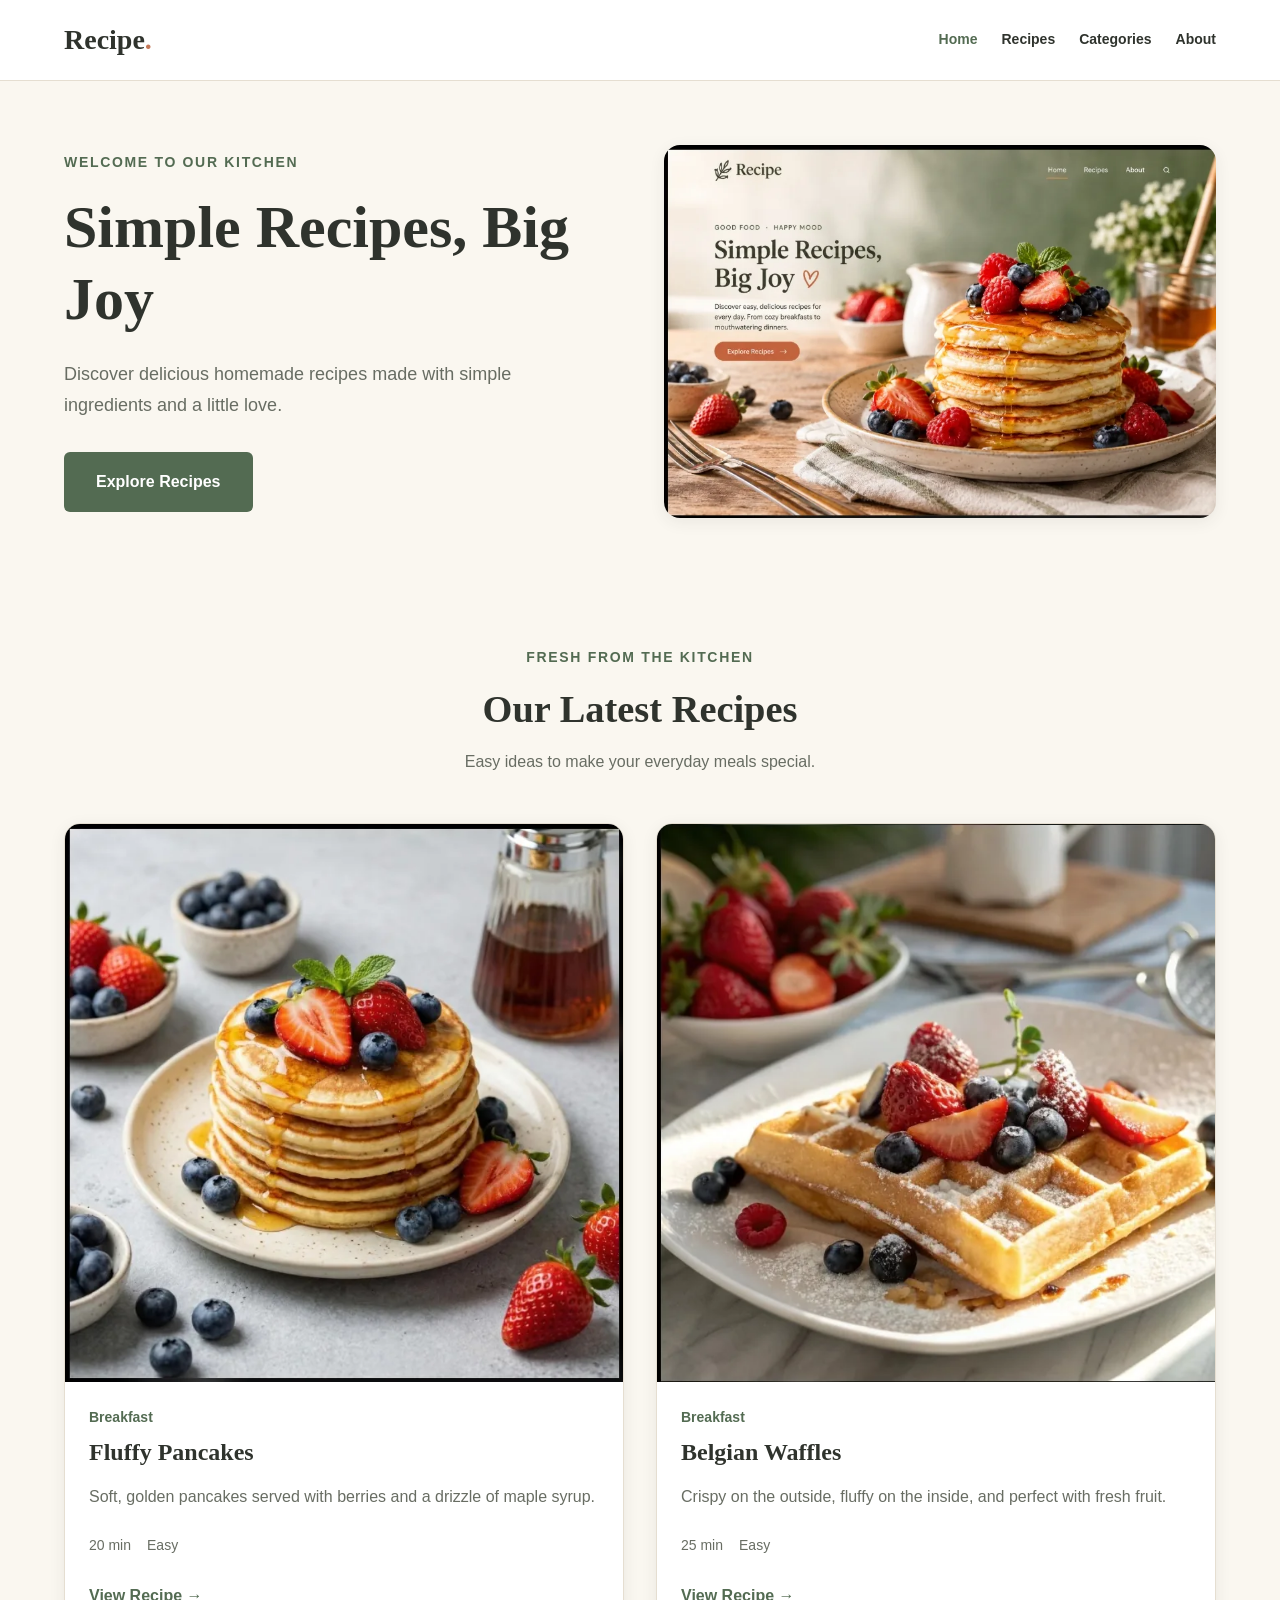
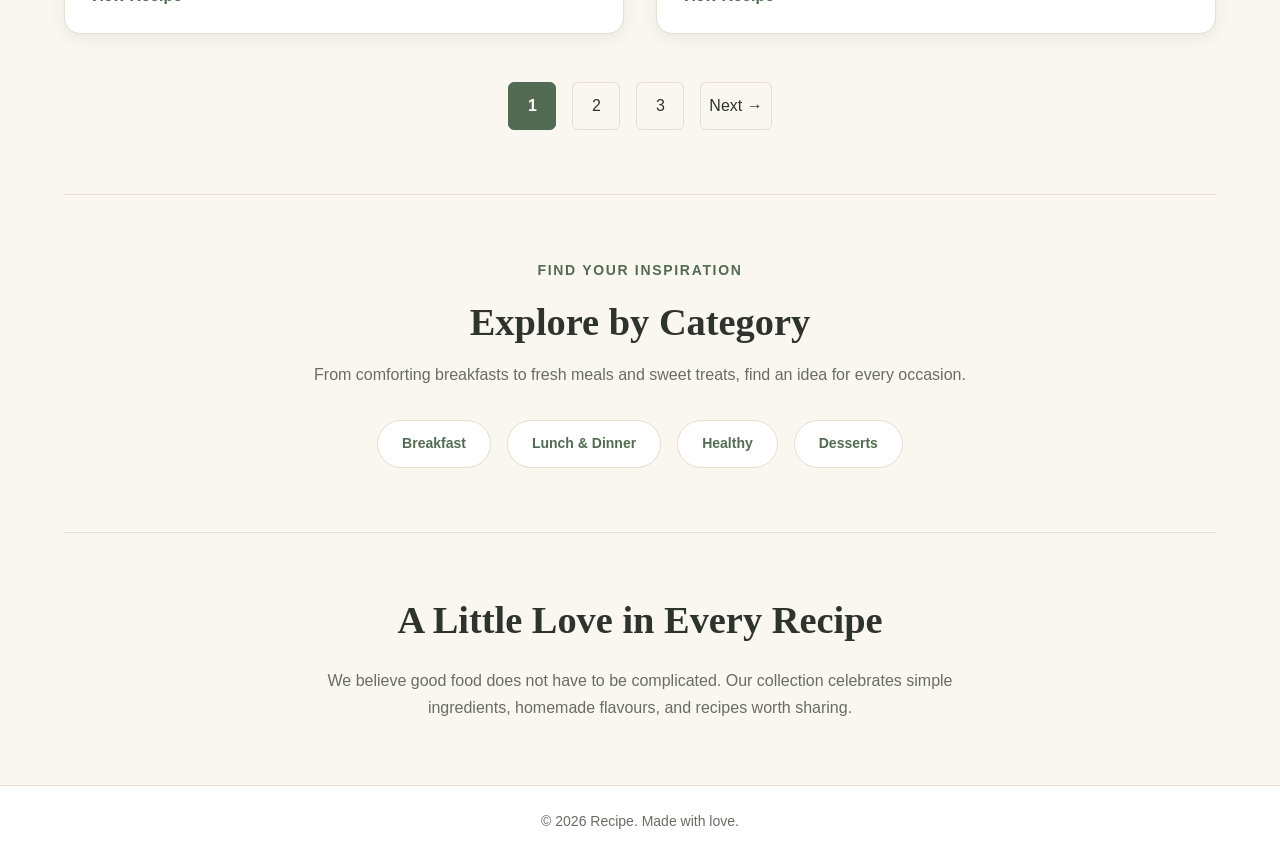
<file: index.html>
<!DOCTYPE html>
<html lang="en">
<head>
    <!-- Document metadata -->
    <meta charset="UTF-8">
    <meta name="viewport" content="width=device-width, initial-scale=1.0">
    <meta
        name="description"
        content="Discover simple, delicious recipes for everyday cooking, from fluffy pancakes to homemade waffles."
    >

    <title>Recipe | Simple Recipes, Big Joy</title>

    <!-- Main stylesheet -->
    <link rel="stylesheet" href="style.css">
</head>
<body>
    <!-- Site Header -->
    <header class="site-header">
        <div class="container">
            <a class="site-logo" href="index.html">Recipe<span>.</span></a>

            <!-- Main Navigation -->
            <nav class="main-nav" aria-label="Main navigation">
                <ul>
                    <li><a href="index.html" aria-current="page">Home</a></li>
                    <li><a href="#recipes">Recipes</a></li>
                    <li><a href="#categories">Categories</a></li>
                    <li><a href="#about">About</a></li>
                </ul>
            </nav>
        </div>
    </header>

    <!-- Main Content -->
    <main>
        <!-- Hero Section -->
        <section class="hero">
            <div class="container hero-content">
                <div class="hero-text">
                    <p class="eyebrow">WELCOME TO OUR KITCHEN</p>
                    <h1>Simple Recipes, Big Joy</h1>
                    <p>
                        Discover delicious homemade recipes made with
                        simple ingredients and a little love.
                    </p>
                    <a class="button" href="#recipes">Explore Recipes</a>
                </div>

                <div class="hero-image">
                    <img
                        src="images/hero-food.webp"
                        alt="Golden pancakes topped with fresh berries and syrup"
                        width="826"
                        height="558"
                        fetchpriority="high"
                    >
                </div>
            </div>
        </section>

        <!-- Recipe Collection -->
        <section class="recipe-section container" id="recipes">
            <div class="section-heading">
                <p class="eyebrow">FRESH FROM THE KITCHEN</p>
                <h2>Our Latest Recipes</h2>
                <p>Easy ideas to make your everyday meals special.</p>
            </div>

            <!-- Recipe Cards -->
            <div class="recipe-grid">
                <article class="recipe-card">
                    <a class="recipe-image-link" href="recipes/pancakes.html">
                        <img
                            src="images/pancakes.webp"
                            alt="Fluffy pancakes served with fresh berries"
                            width="678"
                            height="676"
                            loading="lazy"
                        >
                    </a>

                    <div class="recipe-card-content">
                        <p class="recipe-category">Breakfast</p>
                        <h3><a href="recipes/pancakes.html">Fluffy Pancakes</a></h3>
                        <p>
                            Soft, golden pancakes served with berries
                            and a drizzle of maple syrup.
                        </p>
                        <div class="recipe-meta">
                            <span>20 min</span>
                            <span>Easy</span>
                        </div>
                        <a class="text-link" href="recipes/pancakes.html">
                            View Recipe &rarr;
                        </a>
                    </div>
                </article>

                <article class="recipe-card">
                    <a class="recipe-image-link" href="recipes/waffles.html">
                        <img
                            src="images/waffles.webp"
                            alt="Golden waffles topped with strawberries and blueberries"
                            width="670"
                            height="667"
                            loading="lazy"
                        >
                    </a>

                    <div class="recipe-card-content">
                        <p class="recipe-category">Breakfast</p>
                        <h3><a href="recipes/waffles.html">Belgian Waffles</a></h3>
                        <p>
                            Crispy on the outside, fluffy on the inside,
                            and perfect with fresh fruit.
                        </p>
                        <div class="recipe-meta">
                            <span>25 min</span>
                            <span>Easy</span>
                        </div>
                        <a class="text-link" href="recipes/waffles.html">
                            View Recipe &rarr;
                        </a>
                    </div>
                </article>
            </div>

            <!-- Pagination -->
            <nav class="pagination" aria-label="Recipe pages">
                <a href="index.html" aria-current="page">1</a>
                <a href="page-2.html">2</a>
                <a href="page-3.html">3</a>
                <a href="page-2.html" aria-label="Next page">Next &rarr;</a>
            </nav>
        </section>

        <!-- Categories Section -->
        <section class="categories-section container" id="categories">
            <p class="eyebrow">FIND YOUR INSPIRATION</p>
            <h2>Explore by Category</h2>
            <p>
                From comforting breakfasts to fresh meals and sweet treats,
                find an idea for every occasion.
            </p>
            <ul class="category-list">
            <li><a href="categories/breakfast.html">Breakfast</a></li>
            <li><a href="categories/lunch-dinner.html">Lunch &amp; Dinner</a></li>
            <li><a href="categories/healthy.html">Healthy</a></li>
            <li><a href="categories/desserts.html">Desserts</a></li>
            </ul>
        </section>

        <!-- About Section -->
        <section class="about-section container" id="about">
            <h2>A Little Love in Every Recipe</h2>
            <p>
                We believe good food does not have to be complicated.
                Our collection celebrates simple ingredients,
                homemade flavours, and recipes worth sharing.
            </p>
        </section>
    </main>

    <!-- Site Footer -->
    <footer class="site-footer">
        <div class="container">
            <p>&copy; 2026 Recipe. Made with love.</p>
        </div>
    </footer>
</body>
</html>
</file>
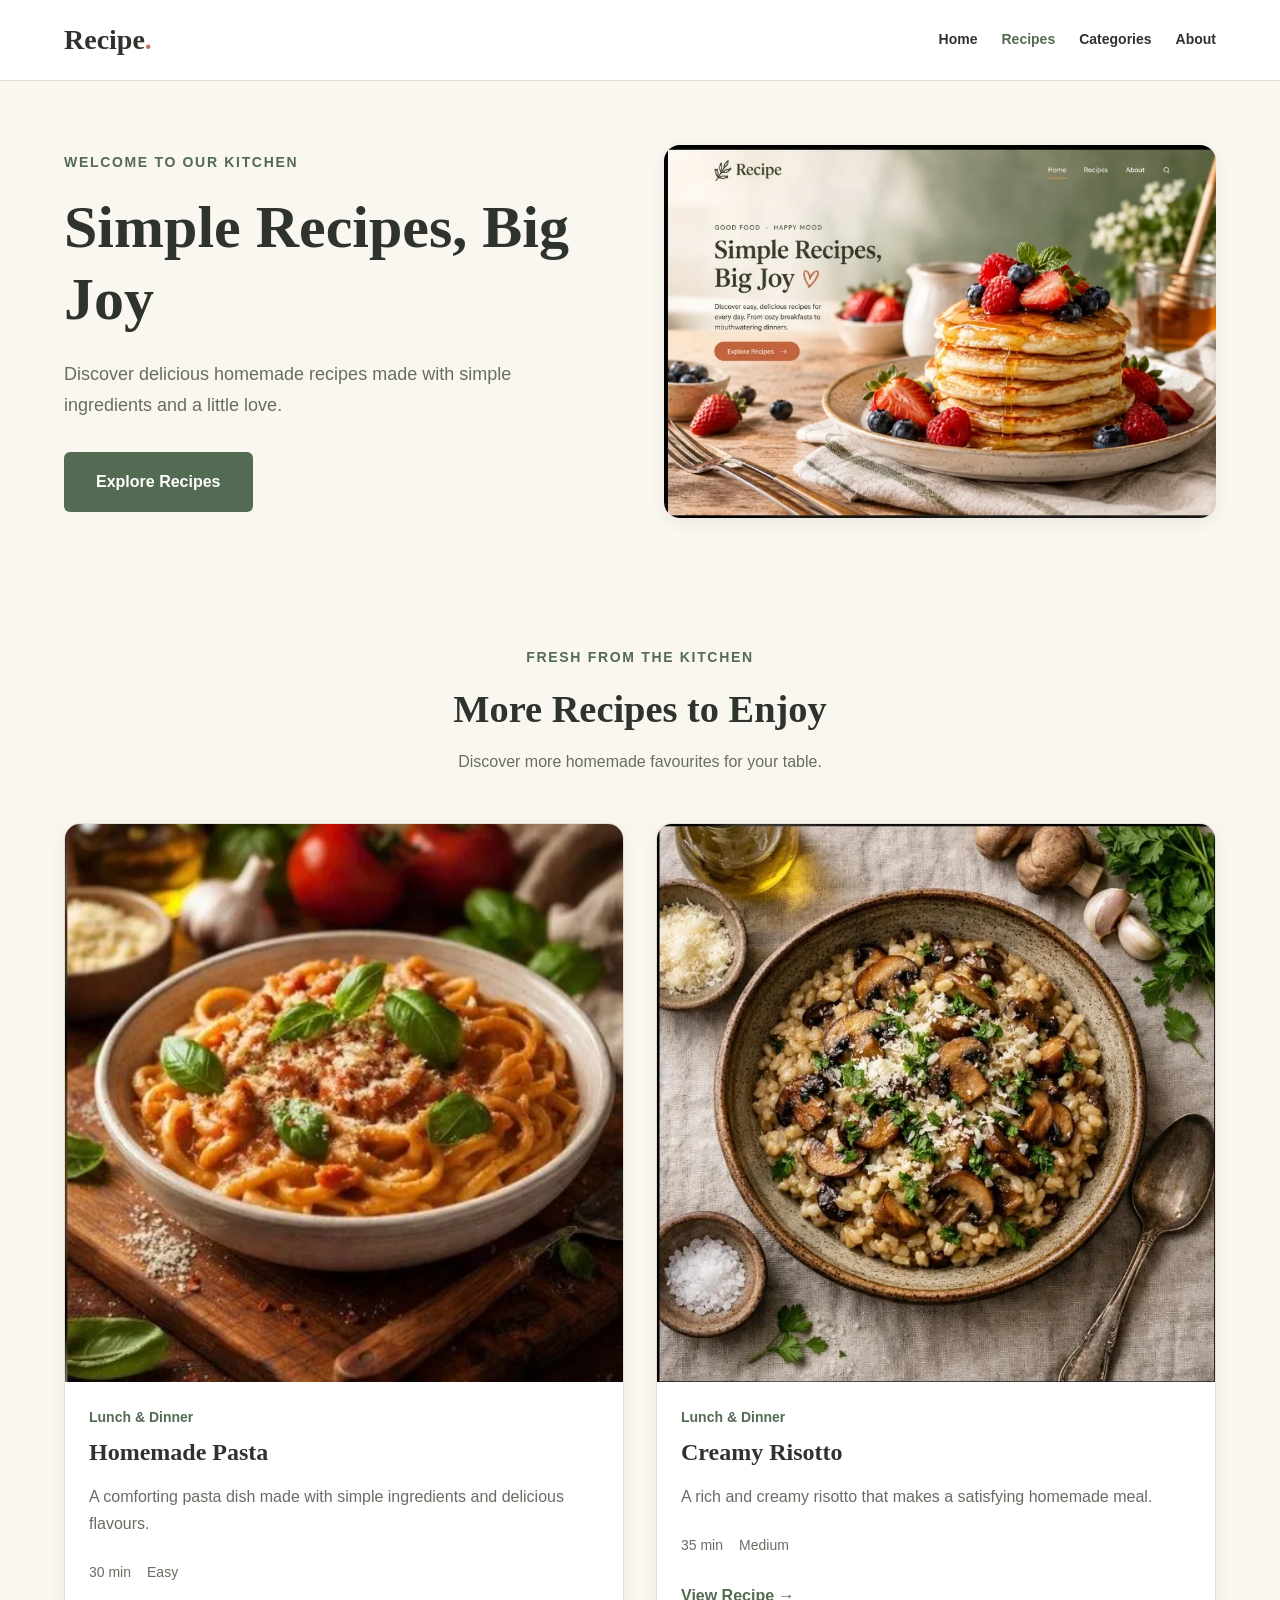
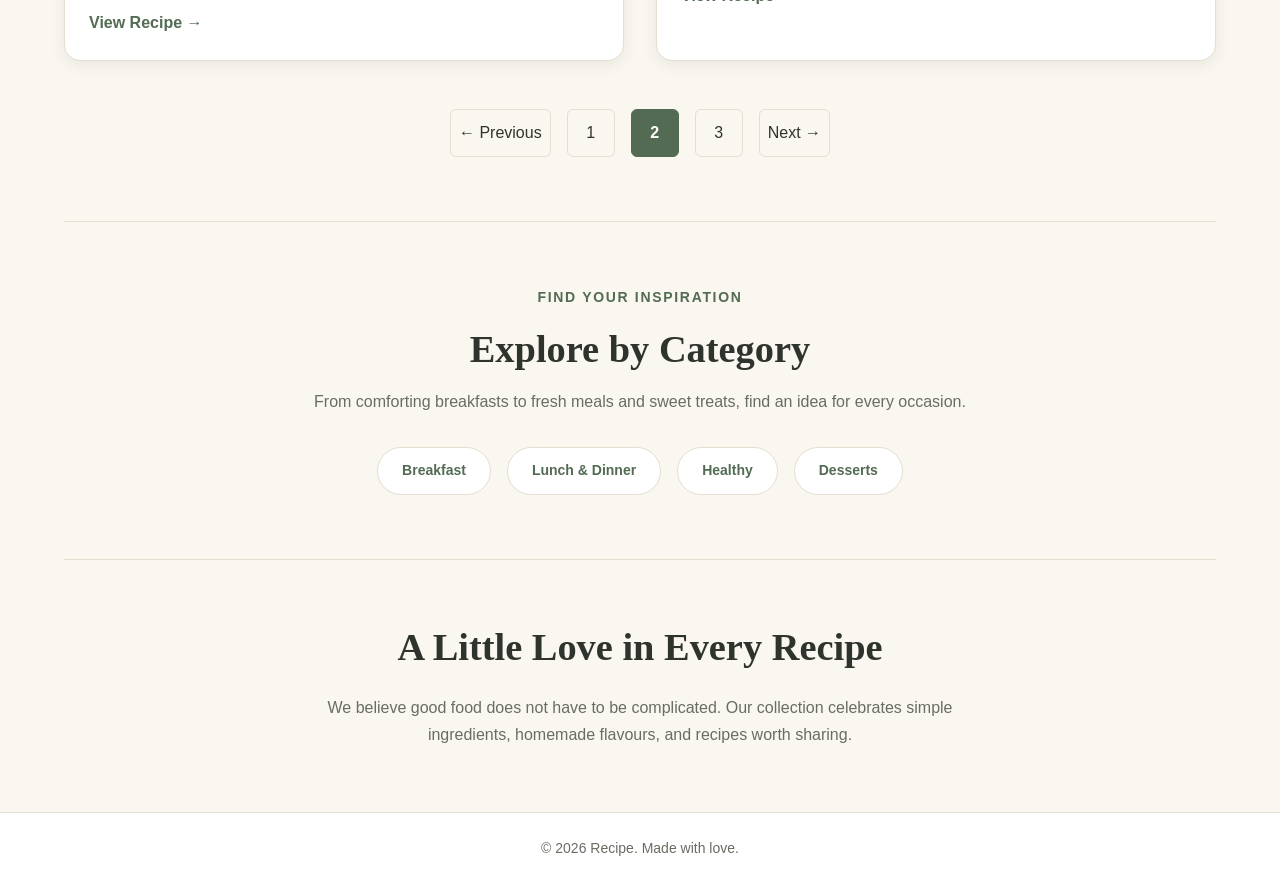
<file: page-2.html>
<!DOCTYPE html>
<html lang="en">
<head>
    <!-- Document metadata -->
    <meta charset="UTF-8">
    <meta name="viewport" content="width=device-width, initial-scale=1.0">
    <meta
        name="description"
        content="Discover delicious homemade pasta and risotto recipes for everyday cooking."
    >

    <title>Recipes — Page 2 | Recipe</title>

    <!-- Main stylesheet -->
    <link rel="stylesheet" href="style.css">
</head>
<body>
    <!-- Site Header -->
    <header class="site-header">
        <div class="container">
            <a class="site-logo" href="index.html">Recipe<span>.</span></a>

            <!-- Main Navigation -->
            <nav class="main-nav" aria-label="Main navigation">
                <ul>
                    <li><a href="index.html">Home</a></li>
                    <li><a href="#recipes" aria-current="page">Recipes</a></li>
                    <li><a href="#categories">Categories</a></li>
                    <li><a href="#about">About</a></li>
                </ul>
            </nav>
        </div>
    </header>

    <!-- Main Content -->
    <main>
        <!-- Hero Section -->
        <section class="hero">
            <div class="container hero-content">
                <div class="hero-text">
                    <p class="eyebrow">WELCOME TO OUR KITCHEN</p>
                    <h1>Simple Recipes, Big Joy</h1>
                    <p>
                        Discover delicious homemade recipes made with
                        simple ingredients and a little love.
                    </p>
                    <a class="button" href="#recipes">Explore Recipes</a>
                </div>

                <div class="hero-image">
                    <img
                        src="images/hero-food.webp"
                        alt="Golden pancakes topped with fresh berries and syrup"
                        width="826"
                        height="558"
                        fetchpriority="high"
                    >
                </div>
            </div>
        </section>

        <!-- Recipe Collection -->
        <section class="recipe-section container" id="recipes">
            <div class="section-heading">
                <p class="eyebrow">FRESH FROM THE KITCHEN</p>
                <h2>More Recipes to Enjoy</h2>
                <p>Discover more homemade favourites for your table.</p>
            </div>

            <!-- Recipe Cards -->
            <div class="recipe-grid">
                <article class="recipe-card">
                    <a class="recipe-image-link" href="recipes/pasta.html">
                        <img
                            src="images/pasta.webp"
                            alt="A delicious pasta dish ready to serve"
                            width="484"
                            height="485"
                            loading="lazy"
                        >
                    </a>

                    <div class="recipe-card-content">
                        <p class="recipe-category">Lunch &amp; Dinner</p>
                        <h3><a href="recipes/pasta.html">Homemade Pasta</a></h3>
                        <p>
                            A comforting pasta dish made with simple
                            ingredients and delicious flavours.
                        </p>
                        <div class="recipe-meta">
                            <span>30 min</span>
                            <span>Easy</span>
                        </div>
                        <a class="text-link" href="recipes/pasta.html">
                            View Recipe &rarr;
                        </a>
                    </div>
                </article>

                <article class="recipe-card">
                    <a class="recipe-image-link" href="recipes/risotto.html">
                        <img
                            src="images/risotto.webp"
                            alt="Creamy risotto served in a bowl"
                            width="669"
                            height="671"
                            loading="lazy"
                        >
                    </a>

                    <div class="recipe-card-content">
                        <p class="recipe-category">Lunch &amp; Dinner</p>
                        <h3><a href="recipes/risotto.html">Creamy Risotto</a></h3>
                        <p>
                            A rich and creamy risotto that makes
                            a satisfying homemade meal.
                        </p>
                        <div class="recipe-meta">
                            <span>35 min</span>
                            <span>Medium</span>
                        </div>
                        <a class="text-link" href="recipes/risotto.html">
                            View Recipe &rarr;
                        </a>
                    </div>
                </article>
            </div>

            <!-- Pagination -->
            <nav class="pagination" aria-label="Recipe pages">
                <a href="index.html" aria-label="Previous page">&larr; Previous</a>
                <a href="index.html">1</a>
                <a href="page-2.html" aria-current="page">2</a>
                <a href="page-3.html">3</a>
                <a href="page-3.html" aria-label="Next page">Next &rarr;</a>
            </nav>
        </section>

        <!-- Categories Section -->
        <section class="categories-section container" id="categories">
            <p class="eyebrow">FIND YOUR INSPIRATION</p>
            <h2>Explore by Category</h2>
            <p>
                From comforting breakfasts to fresh meals and sweet treats,
                find an idea for every occasion.
            </p>
            <ul class="category-list">
                <li><a href="categories/breakfast.html">Breakfast</a></li>
                <li><a href="categories/lunch-dinner.html">Lunch &amp; Dinner</a></li>
                <li><a href="categories/healthy.html">Healthy</a></li>
                <li><a href="categories/desserts.html">Desserts</a></li>
            </ul>
        </section>

        <!-- About Section -->
        <section class="about-section container" id="about">
            <h2>A Little Love in Every Recipe</h2>
            <p>
                We believe good food does not have to be complicated.
                Our collection celebrates simple ingredients,
                homemade flavours, and recipes worth sharing.
            </p>
        </section>
    </main>

    <!-- Site Footer -->
    <footer class="site-footer">
        <div class="container">
            <p>&copy; 2026 Recipe. Made with love.</p>
        </div>
    </footer>
</body>
</html>
</file>
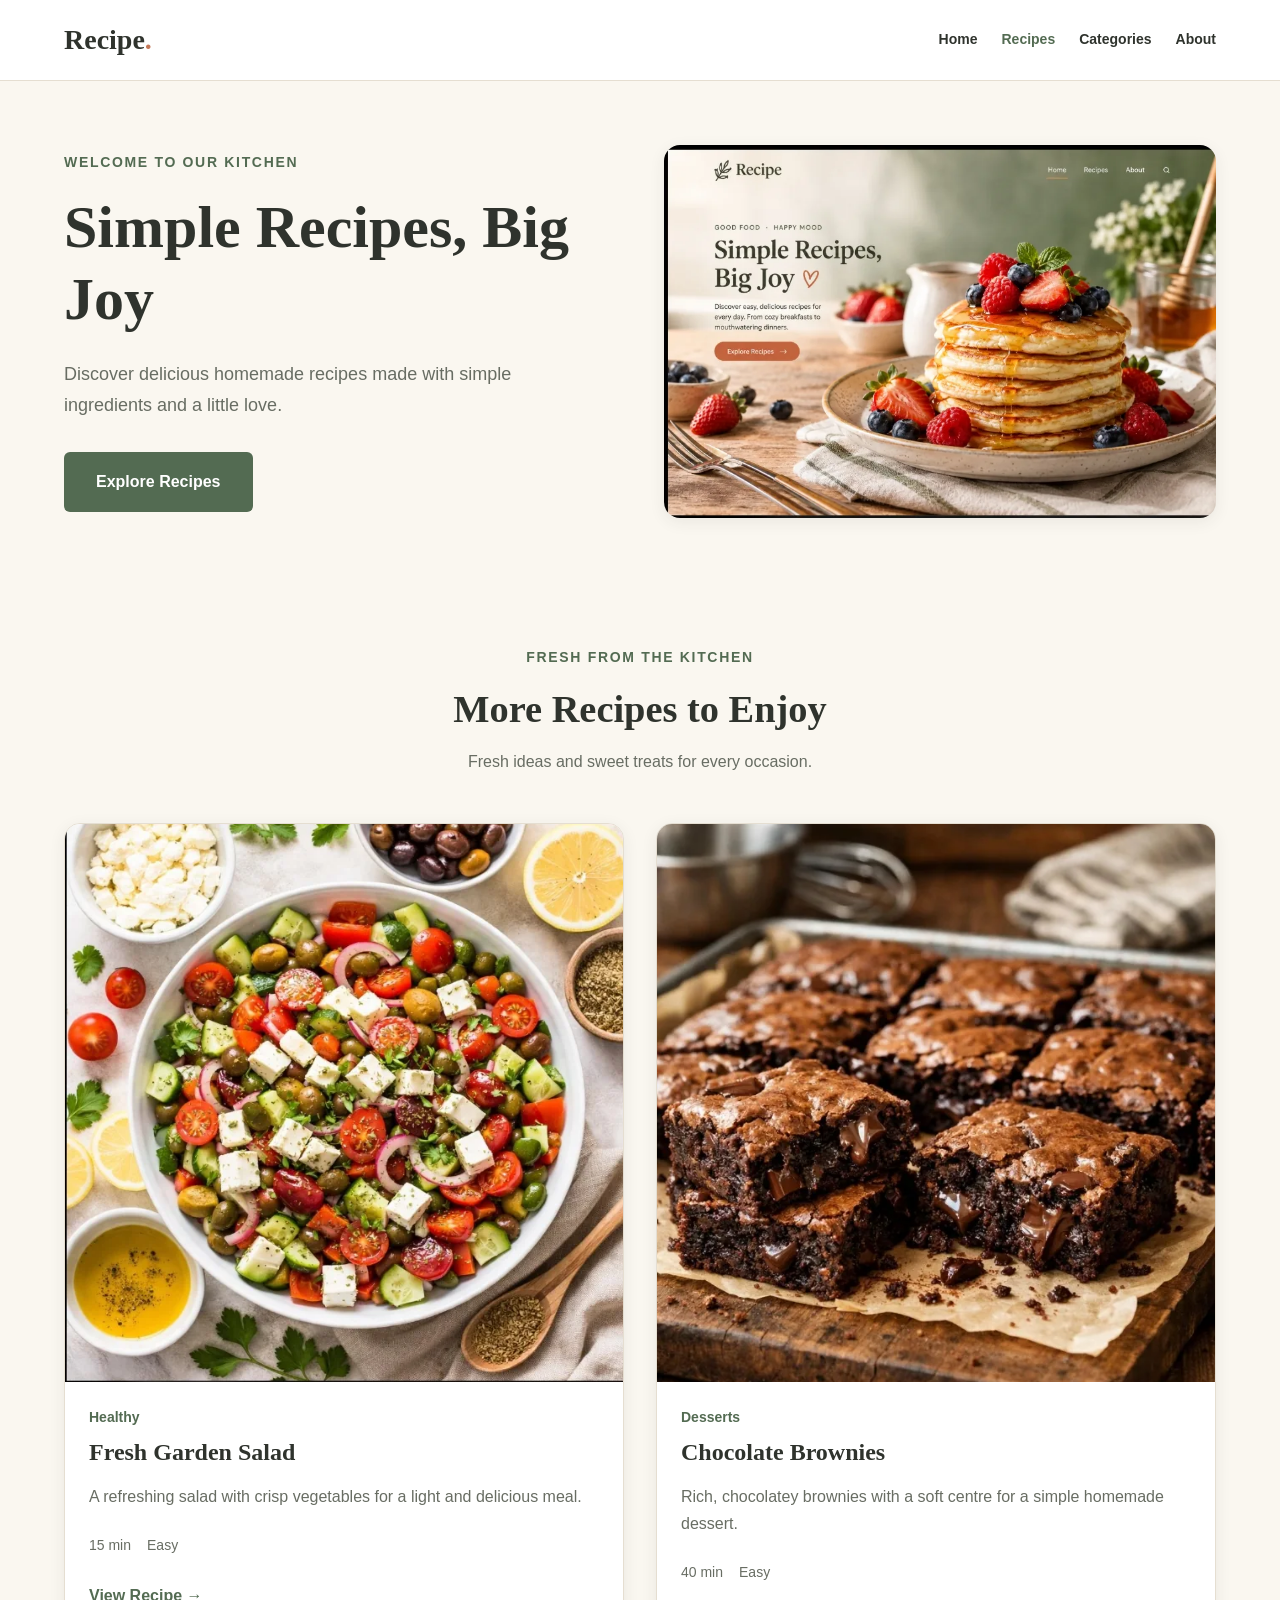
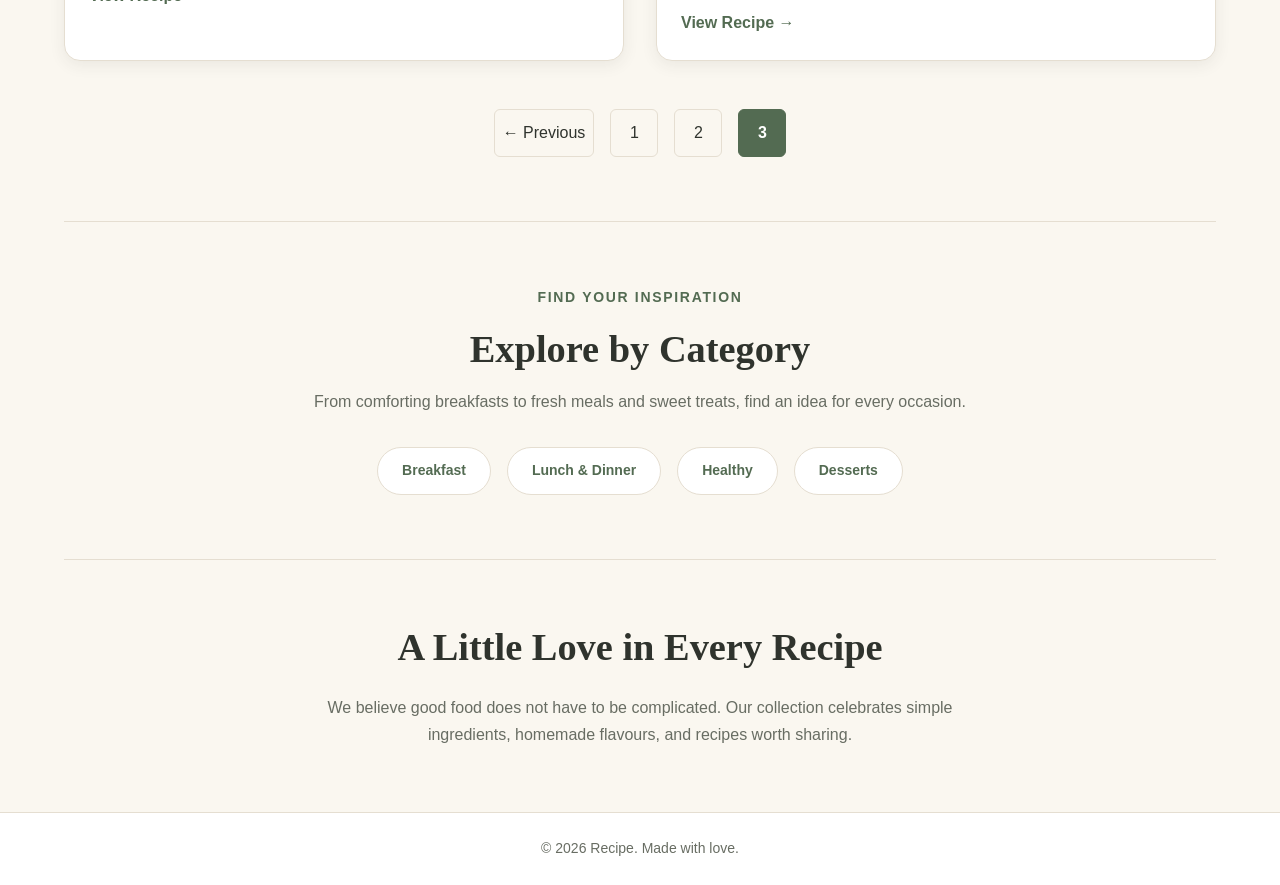
<file: page-3.html>
<!DOCTYPE html>
<html lang="en">
<head>
    <!-- Document metadata -->
    <meta charset="UTF-8">
    <meta name="viewport" content="width=device-width, initial-scale=1.0">
    <meta
        name="description"
        content="Explore fresh salad and delicious brownie recipes for healthy meals and sweet treats."
    >

    <title>Recipes — Page 3 | Recipe</title>

    <!-- Main stylesheet -->
    <link rel="stylesheet" href="style.css">
</head>
<body>
    <!-- Site Header -->
    <header class="site-header">
        <div class="container">
            <a class="site-logo" href="index.html">Recipe<span>.</span></a>

            <!-- Main Navigation -->
            <nav class="main-nav" aria-label="Main navigation">
                <ul>
                    <li><a href="index.html">Home</a></li>
                    <li><a href="#recipes" aria-current="page">Recipes</a></li>
                    <li><a href="#categories">Categories</a></li>
                    <li><a href="#about">About</a></li>
                </ul>
            </nav>
        </div>
    </header>

    <!-- Main Content -->
    <main>
        <!-- Hero Section -->
        <section class="hero">
            <div class="container hero-content">
                <div class="hero-text">
                    <p class="eyebrow">WELCOME TO OUR KITCHEN</p>
                    <h1>Simple Recipes, Big Joy</h1>
                    <p>
                        Discover delicious homemade recipes made with
                        simple ingredients and a little love.
                    </p>
                    <a class="button" href="#recipes">Explore Recipes</a>
                </div>

                <div class="hero-image">
                    <img
                        src="images/hero-food.webp"
                        alt="Golden pancakes topped with fresh berries and syrup"
                        width="826"
                        height="558"
                        fetchpriority="high"
                    >
                </div>
            </div>
        </section>

        <!-- Recipe Collection -->
        <section class="recipe-section container" id="recipes">
            <div class="section-heading">
                <p class="eyebrow">FRESH FROM THE KITCHEN</p>
                <h2>More Recipes to Enjoy</h2>
                <p>Fresh ideas and sweet treats for every occasion.</p>
            </div>

            <!-- Recipe Cards -->
            <div class="recipe-grid">
                <article class="recipe-card">
                    <a class="recipe-image-link" href="recipes/salad.html">
                        <img
                            src="images/salad.webp"
                            alt="Fresh salad with colourful vegetables"
                            width="665"
                            height="671"
                            loading="lazy"
                        >
                    </a>

                    <div class="recipe-card-content">
                        <p class="recipe-category">Healthy</p>
                        <h3><a href="recipes/salad.html">Fresh Garden Salad</a></h3>
                        <p>
                            A refreshing salad with crisp vegetables
                            for a light and delicious meal.
                        </p>
                        <div class="recipe-meta">
                            <span>15 min</span>
                            <span>Easy</span>
                        </div>
                        <a class="text-link" href="recipes/salad.html">
                            View Recipe &rarr;
                        </a>
                    </div>
                </article>

                <article class="recipe-card">
                    <a class="recipe-image-link" href="recipes/brownies.html">
                        <img
                            src="images/brownies.webp"
                            alt="Rich chocolate brownies ready to serve"
                            width="660"
                            height="665"
                            loading="lazy"
                        >
                    </a>

                    <div class="recipe-card-content">
                        <p class="recipe-category">Desserts</p>
                        <h3><a href="recipes/brownies.html">Chocolate Brownies</a></h3>
                        <p>
                            Rich, chocolatey brownies with a soft centre
                            for a simple homemade dessert.
                        </p>
                        <div class="recipe-meta">
                            <span>40 min</span>
                            <span>Easy</span>
                        </div>
                        <a class="text-link" href="recipes/brownies.html">
                            View Recipe &rarr;
                        </a>
                    </div>
                </article>
            </div>

            <!-- Pagination -->
            <nav class="pagination" aria-label="Recipe pages">
                <a href="page-2.html" aria-label="Previous page">&larr; Previous</a>
                <a href="index.html">1</a>
                <a href="page-2.html">2</a>
                <a href="page-3.html" aria-current="page">3</a>
            </nav>
        </section>

        <!-- Categories Section -->
        <section class="categories-section container" id="categories">
            <p class="eyebrow">FIND YOUR INSPIRATION</p>
            <h2>Explore by Category</h2>
            <p>
                From comforting breakfasts to fresh meals and sweet treats,
                find an idea for every occasion.
            </p>
            <ul class="category-list">
                <li><a href="categories/breakfast.html">Breakfast</a></li>
                <li><a href="categories/lunch-dinner.html">Lunch &amp; Dinner</a></li>
                <li><a href="categories/healthy.html">Healthy</a></li>
                <li><a href="categories/desserts.html">Desserts</a></li>
            </ul>
        </section>

        <!-- About Section -->
        <section class="about-section container" id="about">
            <h2>A Little Love in Every Recipe</h2>
            <p>
                We believe good food does not have to be complicated.
                Our collection celebrates simple ingredients,
                homemade flavours, and recipes worth sharing.
            </p>
        </section>
    </main>

    <!-- Site Footer -->
    <footer class="site-footer">
        <div class="container">
            <p>&copy; 2026 Recipe. Made with love.</p>
        </div>
    </footer>
</body>
</html>
</file>
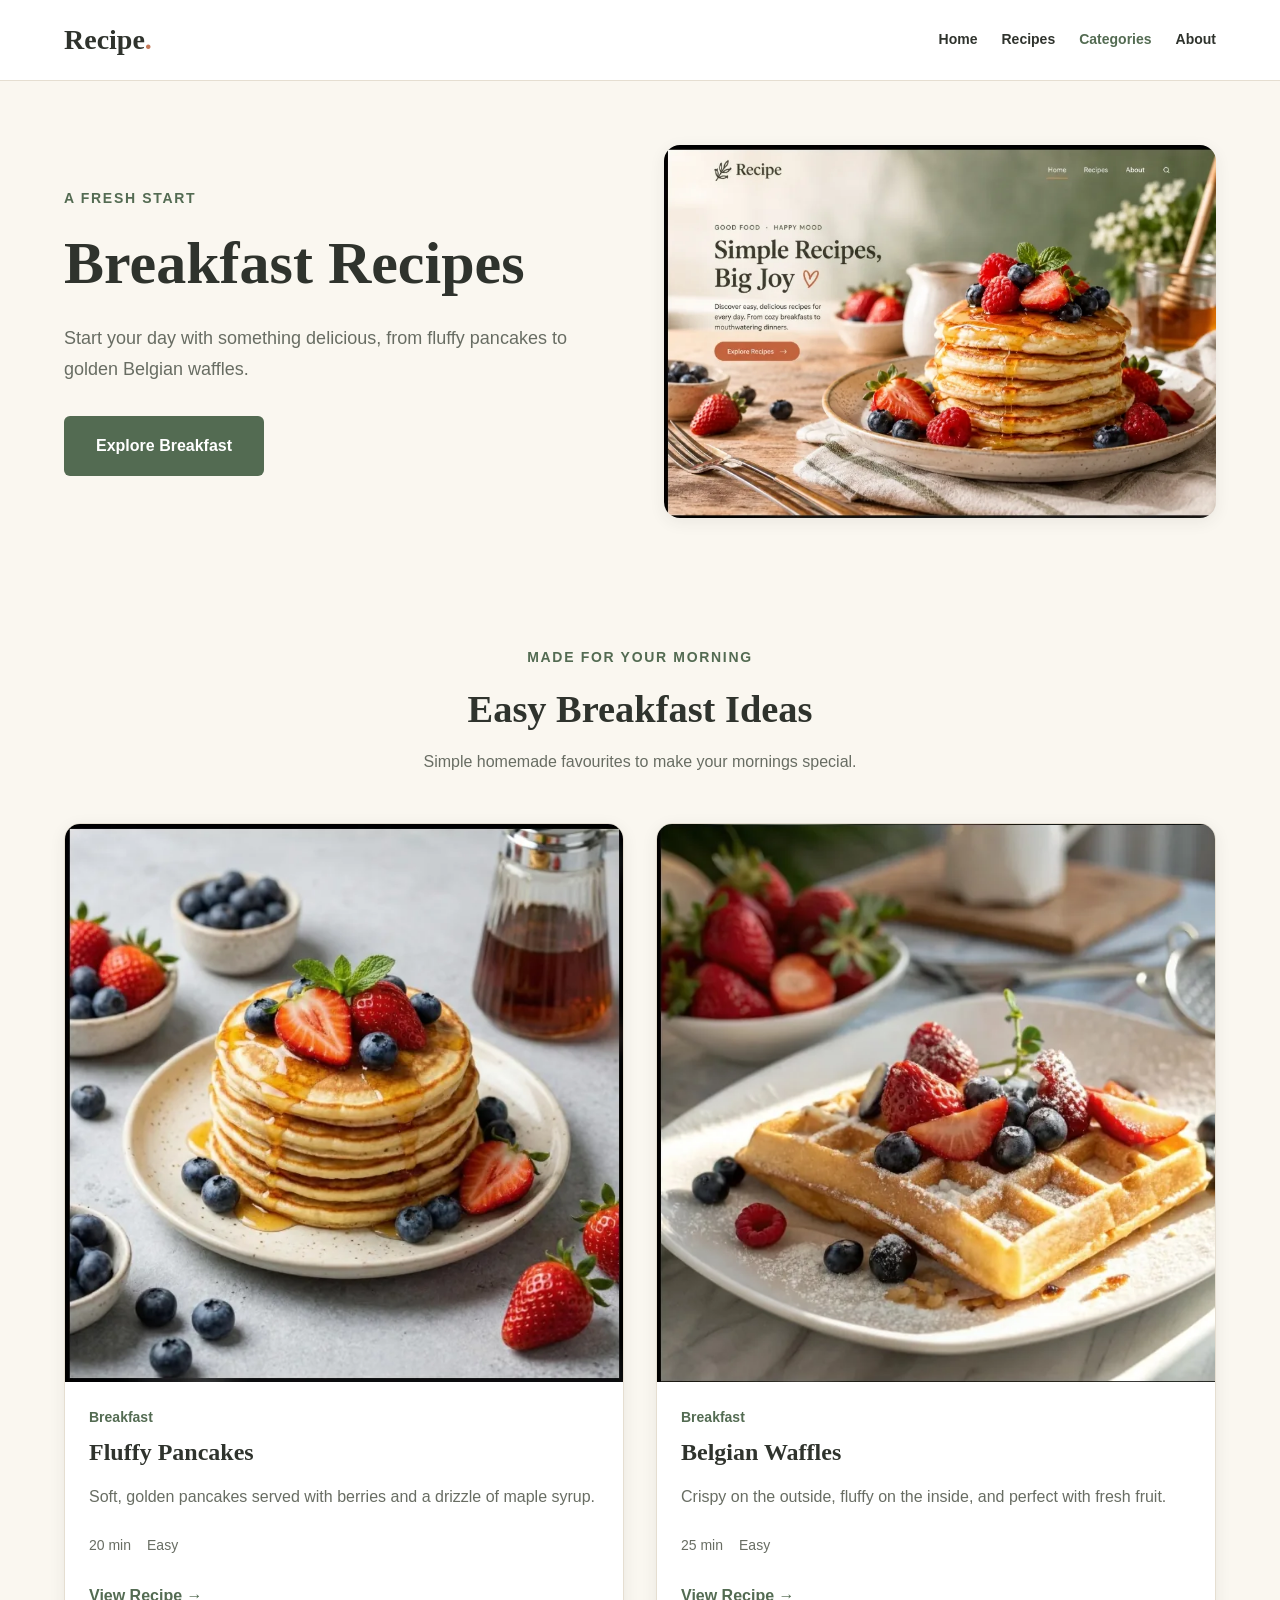
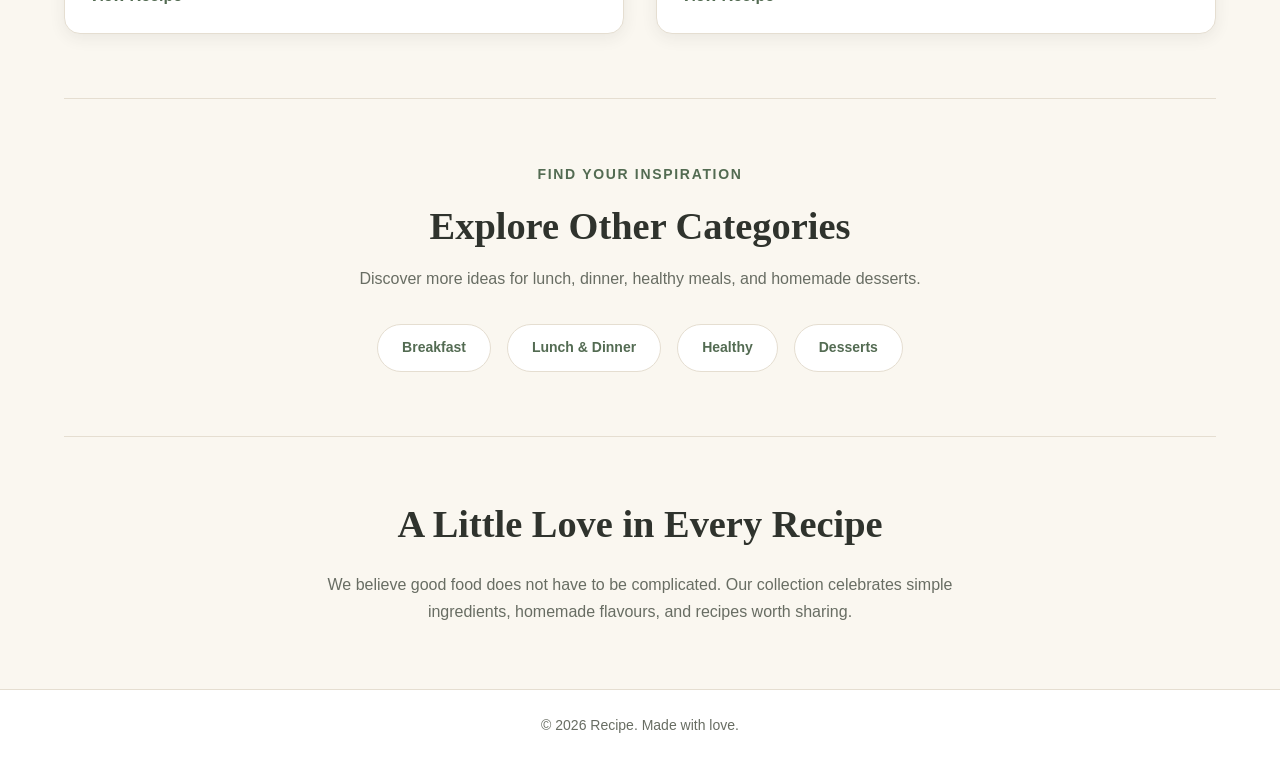
<file: categories/breakfast.html>
<!DOCTYPE html>
<html lang="en">
<head>
    <!-- Document metadata -->
    <meta charset="UTF-8">
    <meta name="viewport" content="width=device-width, initial-scale=1.0">
    <meta
        name="description"
        content="Explore easy breakfast recipes, including fluffy pancakes and crispy Belgian waffles."
    >

    <title>Breakfast Recipes | Recipe</title>

    <!-- Main stylesheet -->
    <link rel="stylesheet" href="../style.css">
</head>
<body>
    <!-- Site Header -->
    <header class="site-header">
        <div class="container">
            <a class="site-logo" href="../index.html">Recipe<span>.</span></a>

            <!-- Main Navigation -->
            <nav class="main-nav" aria-label="Main navigation">
                <ul>
                    <li><a href="../index.html">Home</a></li>
                    <li><a href="../index.html#recipes">Recipes</a></li>
                    <li><a href="#categories" aria-current="page">Categories</a></li>
                    <li><a href="#about">About</a></li>
                </ul>
            </nav>
        </div>
    </header>

    <!-- Main Content -->
    <main>
        <!-- Hero Section -->
        <section class="hero">
            <div class="container hero-content">
                <div class="hero-text">
                    <p class="eyebrow">A FRESH START</p>
                    <h1>Breakfast Recipes</h1>
                    <p>
                        Start your day with something delicious,
                        from fluffy pancakes to golden Belgian waffles.
                    </p>
                    <a class="button" href="#recipes">Explore Breakfast</a>
                </div>

                <div class="hero-image">
                    <img
                        src="../images/hero-food.webp"
                        alt="Golden pancakes topped with fresh berries and syrup"
                        width="826"
                        height="558"
                        fetchpriority="high"
                    >
                </div>
            </div>
        </section>

        <!-- Breakfast Recipe Collection -->
        <section class="recipe-section container" id="recipes">
            <div class="section-heading">
                <p class="eyebrow">MADE FOR YOUR MORNING</p>
                <h2>Easy Breakfast Ideas</h2>
                <p>Simple homemade favourites to make your mornings special.</p>
            </div>

            <!-- Recipe Cards -->
            <div class="recipe-grid">
                <article class="recipe-card">
                    <a class="recipe-image-link" href="../recipes/pancakes.html">
                        <img
                            src="../images/pancakes.webp"
                            alt="Fluffy pancakes served with fresh berries"
                            width="678"
                            height="676"
                            loading="lazy"
                        >
                    </a>

                    <div class="recipe-card-content">
                        <p class="recipe-category">Breakfast</p>
                        <h3>
                            <a href="../recipes/pancakes.html">Fluffy Pancakes</a>
                        </h3>
                        <p>
                            Soft, golden pancakes served with berries
                            and a drizzle of maple syrup.
                        </p>
                        <div class="recipe-meta">
                            <span>20 min</span>
                            <span>Easy</span>
                        </div>
                        <a class="text-link" href="../recipes/pancakes.html">
                            View Recipe &rarr;
                        </a>
                    </div>
                </article>

                <article class="recipe-card">
                    <a class="recipe-image-link" href="../recipes/waffles.html">
                        <img
                            src="../images/waffles.webp"
                            alt="Golden waffles topped with strawberries and blueberries"
                            width="670"
                            height="667"
                            loading="lazy"
                        >
                    </a>

                    <div class="recipe-card-content">
                        <p class="recipe-category">Breakfast</p>
                        <h3>
                            <a href="../recipes/waffles.html">Belgian Waffles</a>
                        </h3>
                        <p>
                            Crispy on the outside, fluffy on the inside,
                            and perfect with fresh fruit.
                        </p>
                        <div class="recipe-meta">
                            <span>25 min</span>
                            <span>Easy</span>
                        </div>
                        <a class="text-link" href="../recipes/waffles.html">
                            View Recipe &rarr;
                        </a>
                    </div>
                </article>
            </div>
        </section>

        <!-- Categories Section -->
        <section class="categories-section container" id="categories">
            <p class="eyebrow">FIND YOUR INSPIRATION</p>
            <h2>Explore Other Categories</h2>
            <p>
                Discover more ideas for lunch, dinner, healthy meals,
                and homemade desserts.
            </p>

            <ul class="category-list">
                <li><a href="breakfast.html" aria-current="page">Breakfast</a></li>
                <li><a href="lunch-dinner.html">Lunch &amp; Dinner</a></li>
                <li><a href="healthy.html">Healthy</a></li>
                <li><a href="desserts.html">Desserts</a></li>
            </ul>
        </section>

        <!-- About Section -->
        <section class="about-section container" id="about">
            <h2>A Little Love in Every Recipe</h2>
            <p>
                We believe good food does not have to be complicated.
                Our collection celebrates simple ingredients,
                homemade flavours, and recipes worth sharing.
            </p>
        </section>
    </main>

    <!-- Site Footer -->
    <footer class="site-footer">
        <div class="container">
            <p>&copy; 2026 Recipe. Made with love.</p>
        </div>
    </footer>
</body>
</html>
</file>
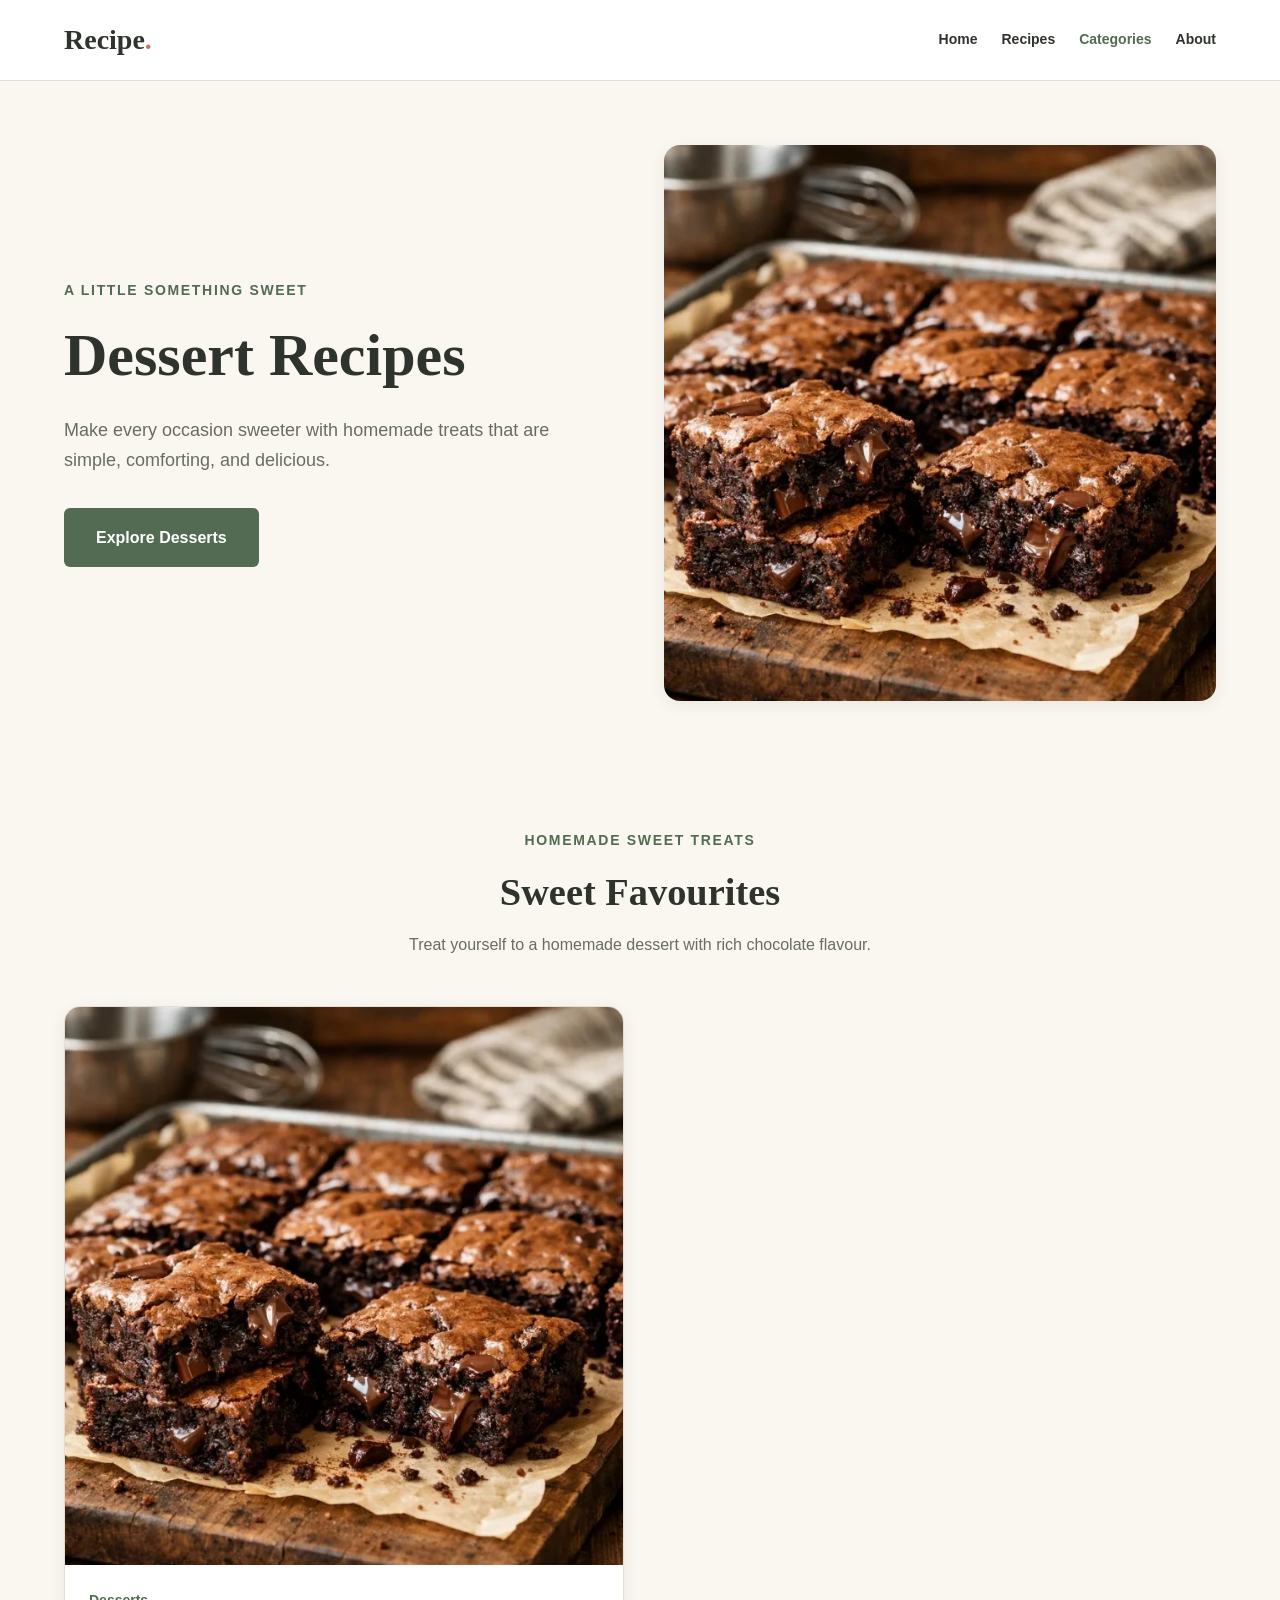
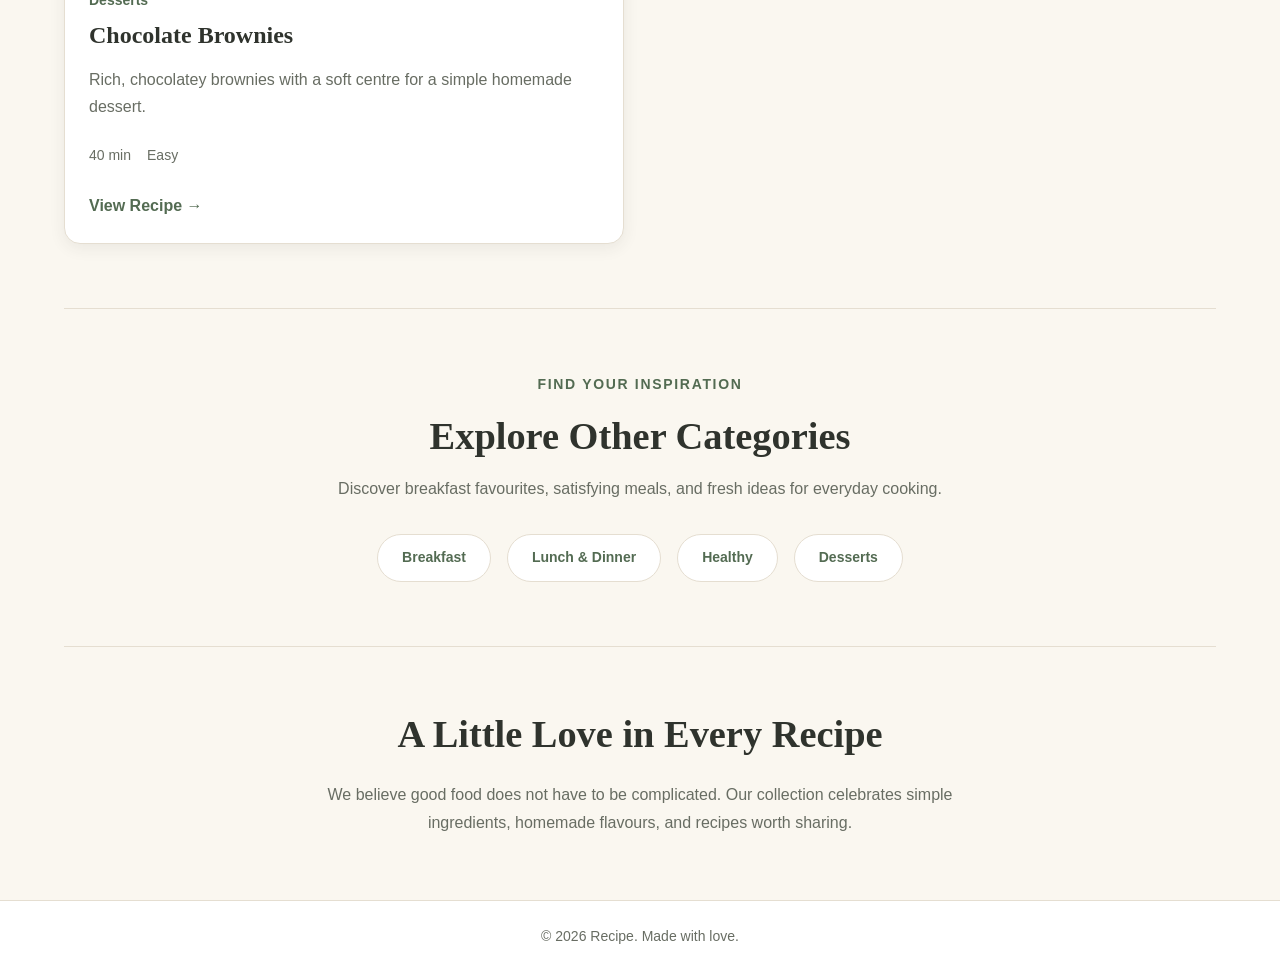
<file: categories/desserts.html>
<!DOCTYPE html>
<html lang="en">
<head>
    <!-- Document metadata -->
    <meta charset="UTF-8">
    <meta name="viewport" content="width=device-width, initial-scale=1.0">
    <meta
        name="description"
        content="Discover delicious homemade dessert ideas, including rich chocolate brownies."
    >

    <title>Dessert Recipes | Recipe</title>

    <!-- Main stylesheet -->
    <link rel="stylesheet" href="../style.css">
</head>
<body>
    <!-- Site Header -->
    <header class="site-header">
        <div class="container">
            <a class="site-logo" href="../index.html">Recipe<span>.</span></a>

            <!-- Main Navigation -->
            <nav class="main-nav" aria-label="Main navigation">
                <ul>
                    <li><a href="../index.html">Home</a></li>
                    <li><a href="../index.html#recipes">Recipes</a></li>
                    <li><a href="#categories" aria-current="page">Categories</a></li>
                    <li><a href="#about">About</a></li>
                </ul>
            </nav>
        </div>
    </header>

    <!-- Main Content -->
    <main>
        <!-- Hero Section -->
        <section class="hero">
            <div class="container hero-content">
                <div class="hero-text">
                    <p class="eyebrow">A LITTLE SOMETHING SWEET</p>
                    <h1>Dessert Recipes</h1>
                    <p>
                        Make every occasion sweeter with homemade treats
                        that are simple, comforting, and delicious.
                    </p>
                    <a class="button" href="#recipes">Explore Desserts</a>
                </div>

                <div class="hero-image">
                    <img
                        src="../images/brownies.webp"
                        alt="Rich chocolate brownies ready to serve"
                        width="660"
                        height="665"
                        fetchpriority="high"
                    >
                </div>
            </div>
        </section>

        <!-- Dessert Recipe Collection -->
        <section class="recipe-section container" id="recipes">
            <div class="section-heading">
                <p class="eyebrow">HOMEMADE SWEET TREATS</p>
                <h2>Sweet Favourites</h2>
                <p>
                    Treat yourself to a homemade dessert
                    with rich chocolate flavour.
                </p>
            </div>

            <!-- Recipe Cards -->
            <div class="recipe-grid">
                <article class="recipe-card">
                    <a class="recipe-image-link" href="../recipes/brownies.html">
                        <img
                            src="../images/brownies.webp"
                            alt="Rich chocolate brownies ready to serve"
                            width="660"
                            height="665"
                            loading="lazy"
                        >
                    </a>

                    <div class="recipe-card-content">
                        <p class="recipe-category">Desserts</p>
                        <h3>
                            <a href="../recipes/brownies.html">
                                Chocolate Brownies
                            </a>
                        </h3>
                        <p>
                            Rich, chocolatey brownies with a soft centre
                            for a simple homemade dessert.
                        </p>
                        <div class="recipe-meta">
                            <span>40 min</span>
                            <span>Easy</span>
                        </div>
                        <a class="text-link" href="../recipes/brownies.html">
                            View Recipe &rarr;
                        </a>
                    </div>
                </article>
            </div>
        </section>

        <!-- Categories Section -->
        <section class="categories-section container" id="categories">
            <p class="eyebrow">FIND YOUR INSPIRATION</p>
            <h2>Explore Other Categories</h2>
            <p>
                Discover breakfast favourites, satisfying meals,
                and fresh ideas for everyday cooking.
            </p>

            <ul class="category-list">
                <li><a href="breakfast.html">Breakfast</a></li>
                <li><a href="lunch-dinner.html">Lunch &amp; Dinner</a></li>
                <li><a href="healthy.html">Healthy</a></li>
                <li>
                    <a href="desserts.html" aria-current="page">Desserts</a>
                </li>
            </ul>
        </section>

        <!-- About Section -->
        <section class="about-section container" id="about">
            <h2>A Little Love in Every Recipe</h2>
            <p>
                We believe good food does not have to be complicated.
                Our collection celebrates simple ingredients,
                homemade flavours, and recipes worth sharing.
            </p>
        </section>
    </main>

    <!-- Site Footer -->
    <footer class="site-footer">
        <div class="container">
            <p>&copy; 2026 Recipe. Made with love.</p>
        </div>
    </footer>
</body>
</html>
</file>
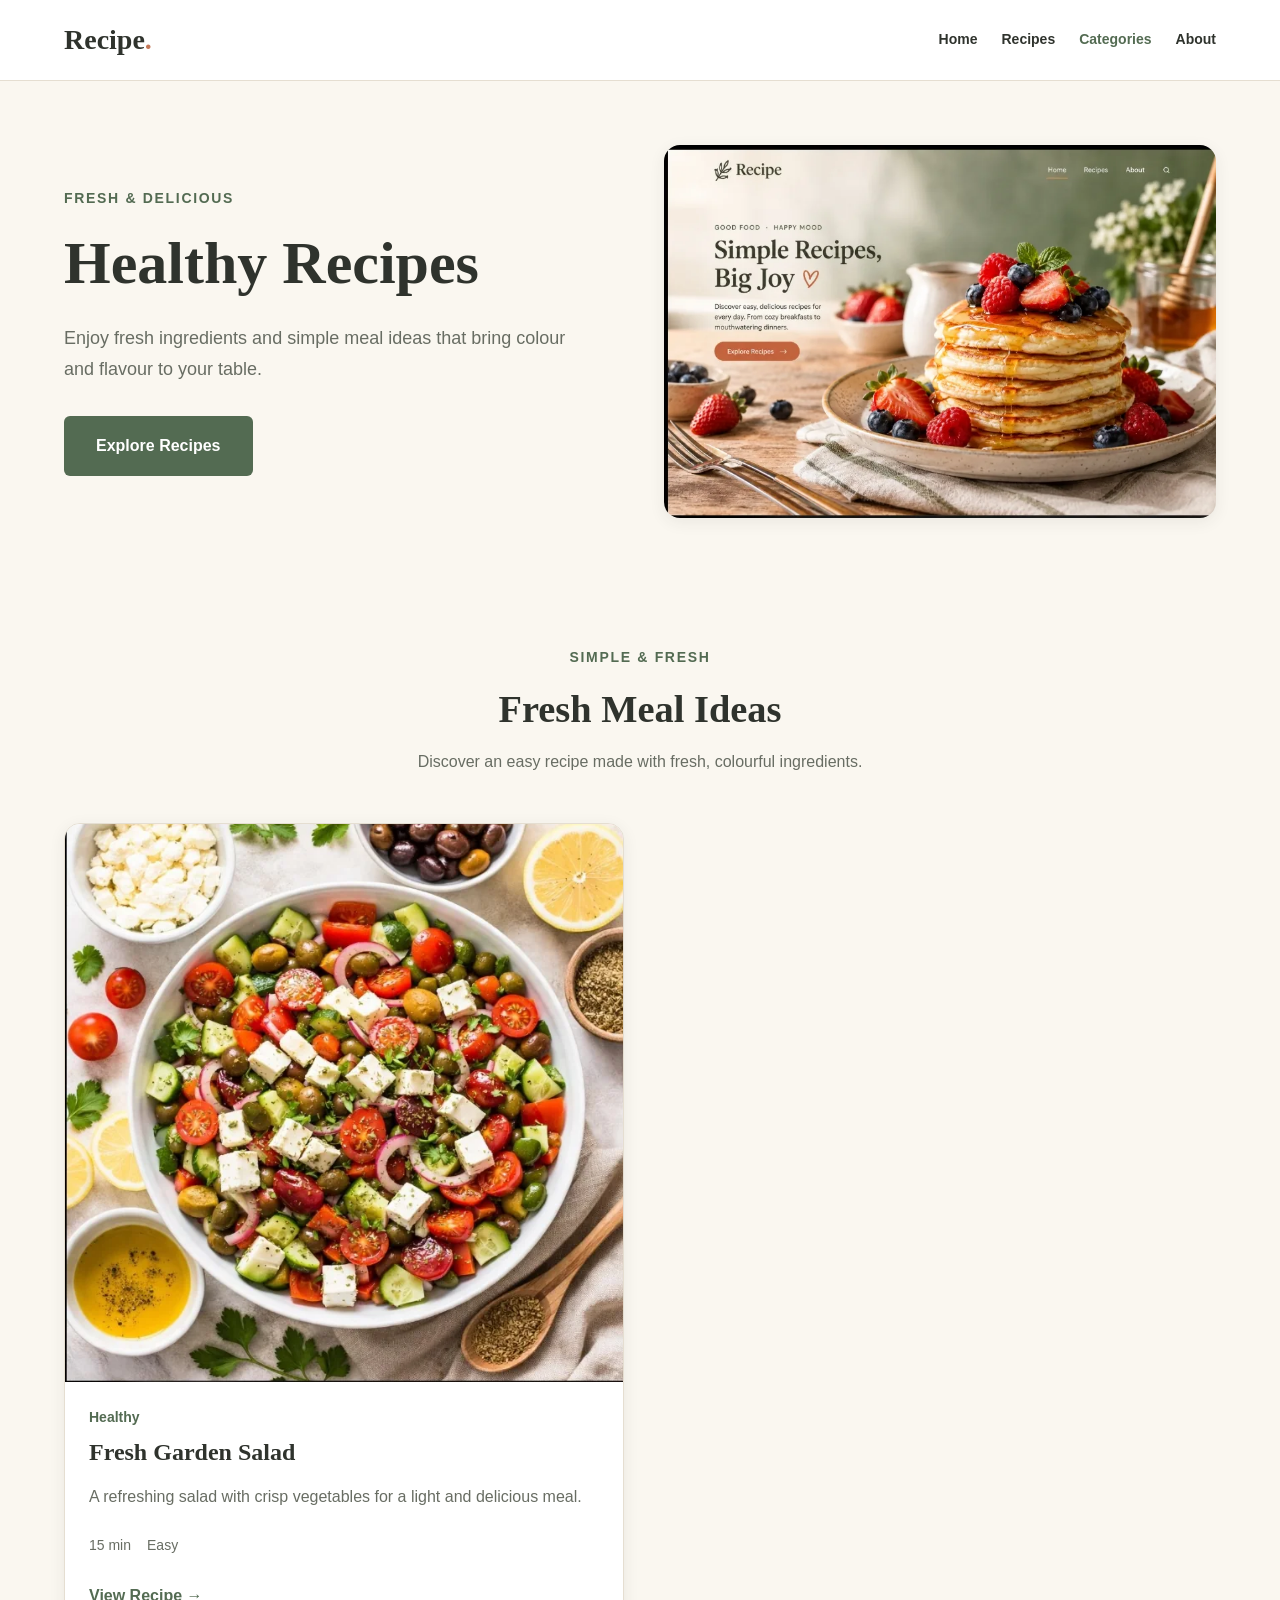
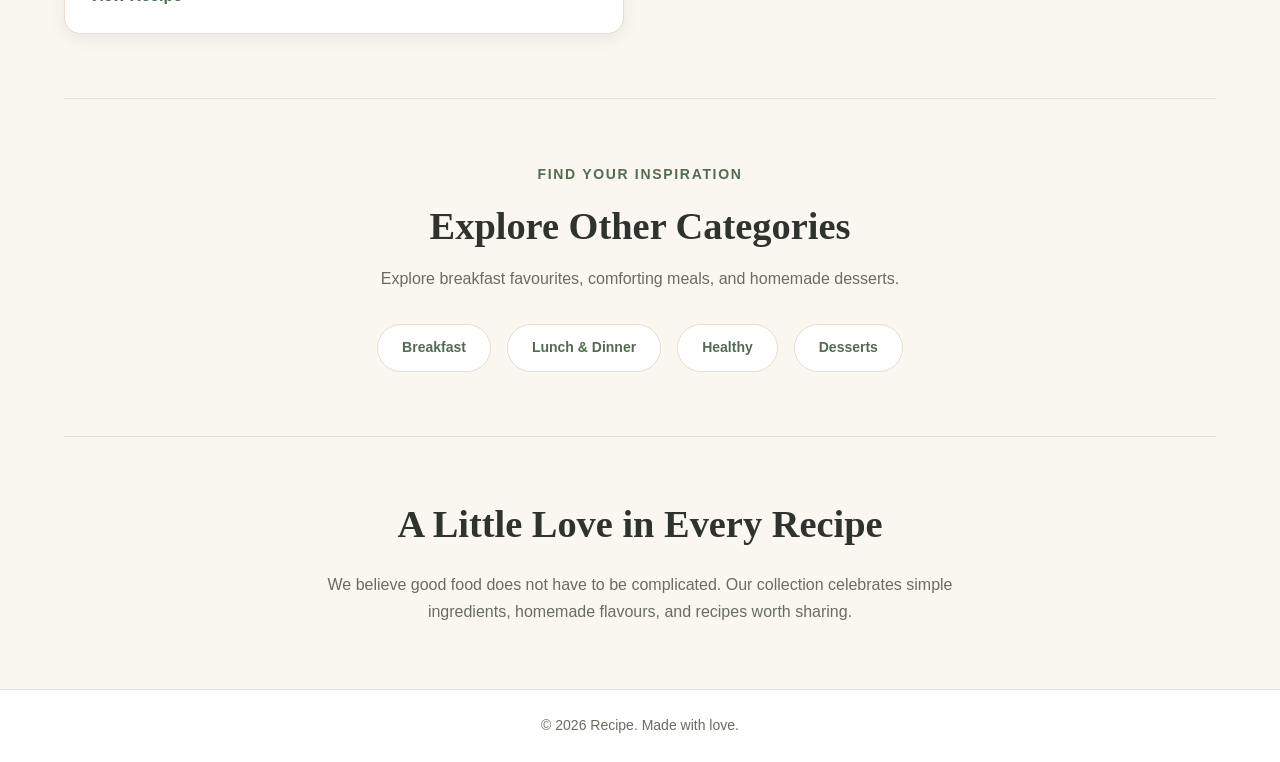
<file: categories/healthy.html>
<!DOCTYPE html>
<html lang="en">
<head>
    <!-- Document metadata -->
    <meta charset="UTF-8">
    <meta name="viewport" content="width=device-width, initial-scale=1.0">
    <meta
        name="description"
        content="Discover fresh and healthy recipe ideas, including a colourful garden salad made with crisp vegetables."
    >

    <title>Healthy Recipes | Recipe</title>

    <!-- Main stylesheet -->
    <link rel="stylesheet" href="../style.css">
</head>
<body>
    <!-- Site Header -->
    <header class="site-header">
        <div class="container">
            <a class="site-logo" href="../index.html">Recipe<span>.</span></a>

            <!-- Main Navigation -->
            <nav class="main-nav" aria-label="Main navigation">
                <ul>
                    <li><a href="../index.html">Home</a></li>
                    <li><a href="../index.html#recipes">Recipes</a></li>
                    <li><a href="#categories" aria-current="page">Categories</a></li>
                    <li><a href="#about">About</a></li>
                </ul>
            </nav>
        </div>
    </header>

    <!-- Main Content -->
    <main>
        <!-- Hero Section -->
        <section class="hero">
            <div class="container hero-content">
                <div class="hero-text">
                    <p class="eyebrow">FRESH &amp; DELICIOUS</p>
                    <h1>Healthy Recipes</h1>
                    <p>
                        Enjoy fresh ingredients and simple meal ideas
                        that bring colour and flavour to your table.
                    </p>
                    <a class="button" href="#recipes">Explore Recipes</a>
                </div>

                <div class="hero-image">
                    <img
                        src="../images/hero-food.webp"
                        alt="Golden pancakes topped with fresh berries and syrup"
                        width="826"
                        height="558"
                        fetchpriority="high"
                    >
                </div>
            </div>
        </section>

        <!-- Healthy Recipe Collection -->
        <section class="recipe-section container" id="recipes">
            <div class="section-heading">
                <p class="eyebrow">SIMPLE &amp; FRESH</p>
                <h2>Fresh Meal Ideas</h2>
                <p>
                    Discover an easy recipe made with fresh,
                    colourful ingredients.
                </p>
            </div>

            <!-- Recipe Cards -->
            <div class="recipe-grid">
                <article class="recipe-card">
                    <a class="recipe-image-link" href="../recipes/salad.html">
                        <img
                            src="../images/salad.webp"
                            alt="Fresh salad with colourful vegetables"
                            width="665"
                            height="671"
                            loading="lazy"
                        >
                    </a>

                    <div class="recipe-card-content">
                        <p class="recipe-category">Healthy</p>
                        <h3>
                            <a href="../recipes/salad.html">Fresh Garden Salad</a>
                        </h3>
                        <p>
                            A refreshing salad with crisp vegetables
                            for a light and delicious meal.
                        </p>
                        <div class="recipe-meta">
                            <span>15 min</span>
                            <span>Easy</span>
                        </div>
                        <a class="text-link" href="../recipes/salad.html">
                            View Recipe &rarr;
                        </a>
                    </div>
                </article>
            </div>
        </section>

        <!-- Categories Section -->
        <section class="categories-section container" id="categories">
            <p class="eyebrow">FIND YOUR INSPIRATION</p>
            <h2>Explore Other Categories</h2>
            <p>
                Explore breakfast favourites, comforting meals,
                and homemade desserts.
            </p>

            <ul class="category-list">
                <li><a href="breakfast.html">Breakfast</a></li>
                <li><a href="lunch-dinner.html">Lunch &amp; Dinner</a></li>
                <li>
                    <a href="healthy.html" aria-current="page">Healthy</a>
                </li>
                <li><a href="desserts.html">Desserts</a></li>
            </ul>
        </section>

        <!-- About Section -->
        <section class="about-section container" id="about">
            <h2>A Little Love in Every Recipe</h2>
            <p>
                We believe good food does not have to be complicated.
                Our collection celebrates simple ingredients,
                homemade flavours, and recipes worth sharing.
            </p>
        </section>
    </main>

    <!-- Site Footer -->
    <footer class="site-footer">
        <div class="container">
            <p>&copy; 2026 Recipe. Made with love.</p>
        </div>
    </footer>
</body>
</html>
</file>
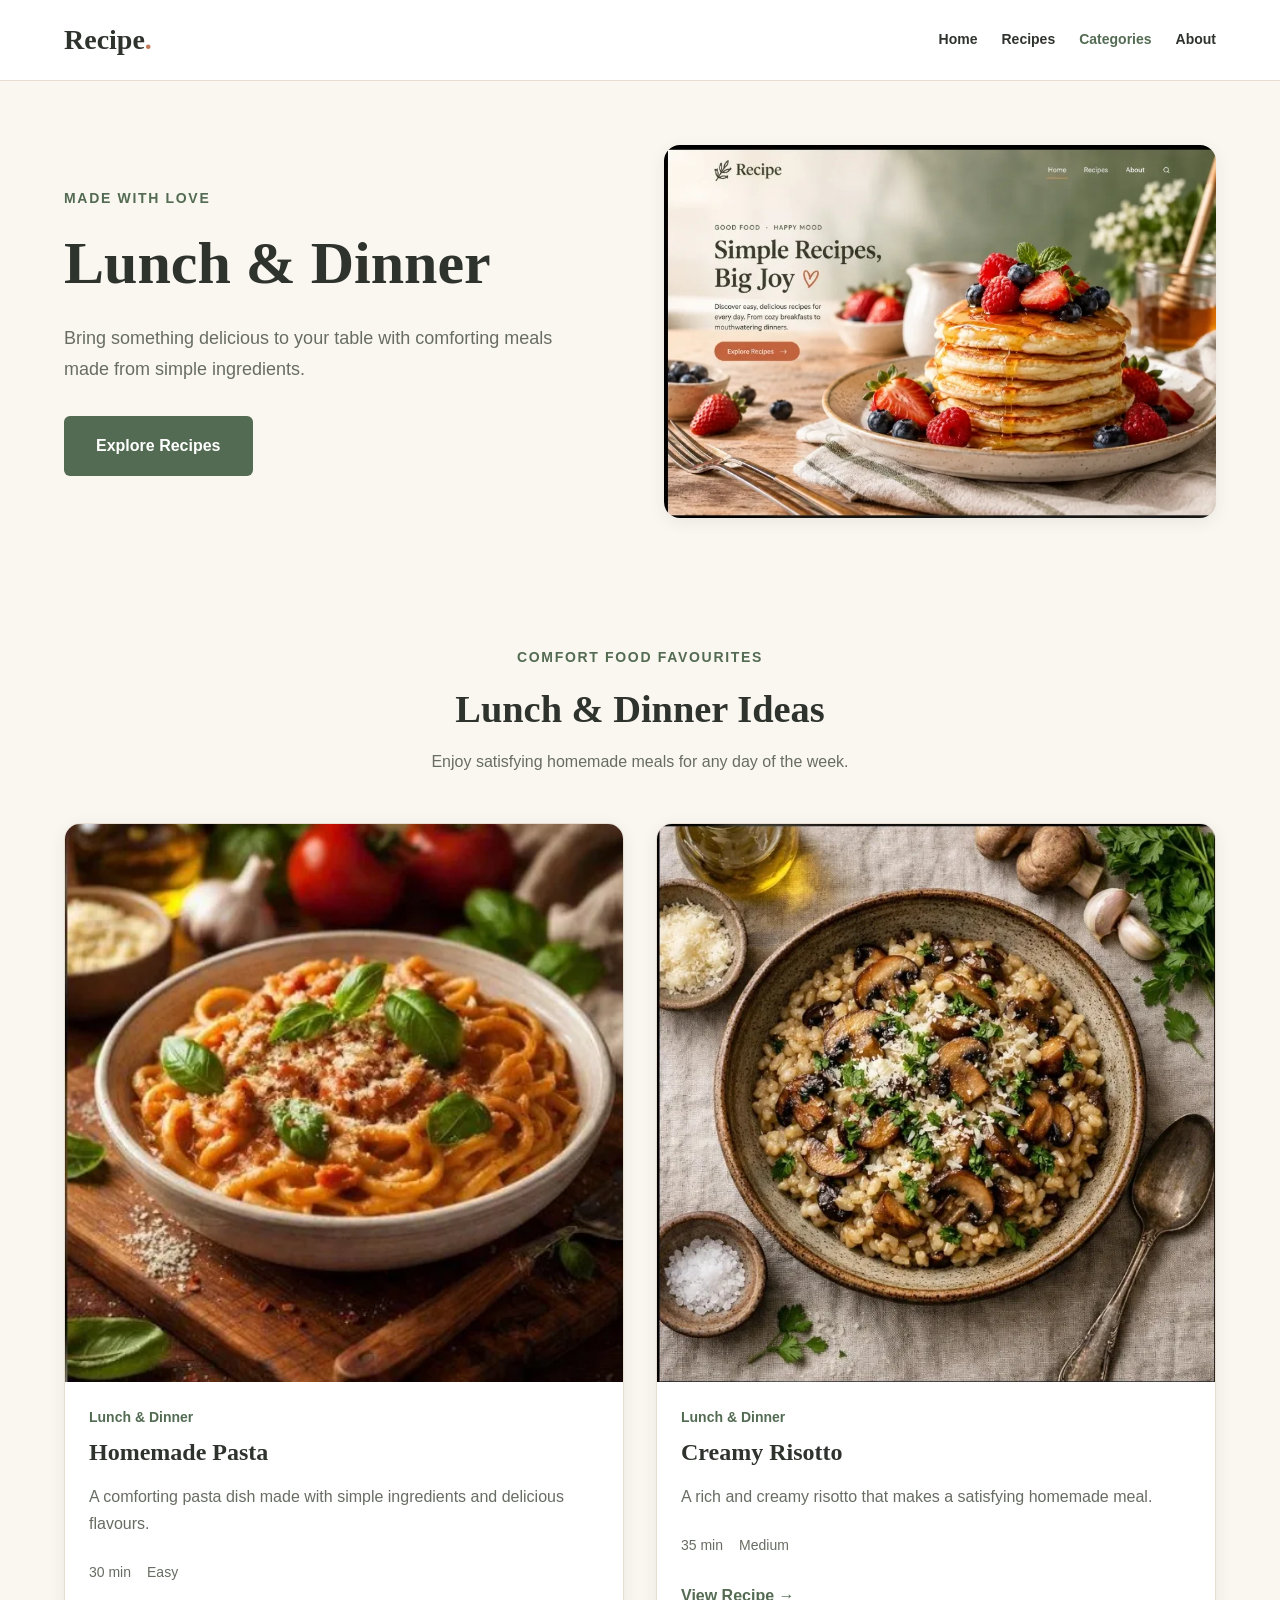
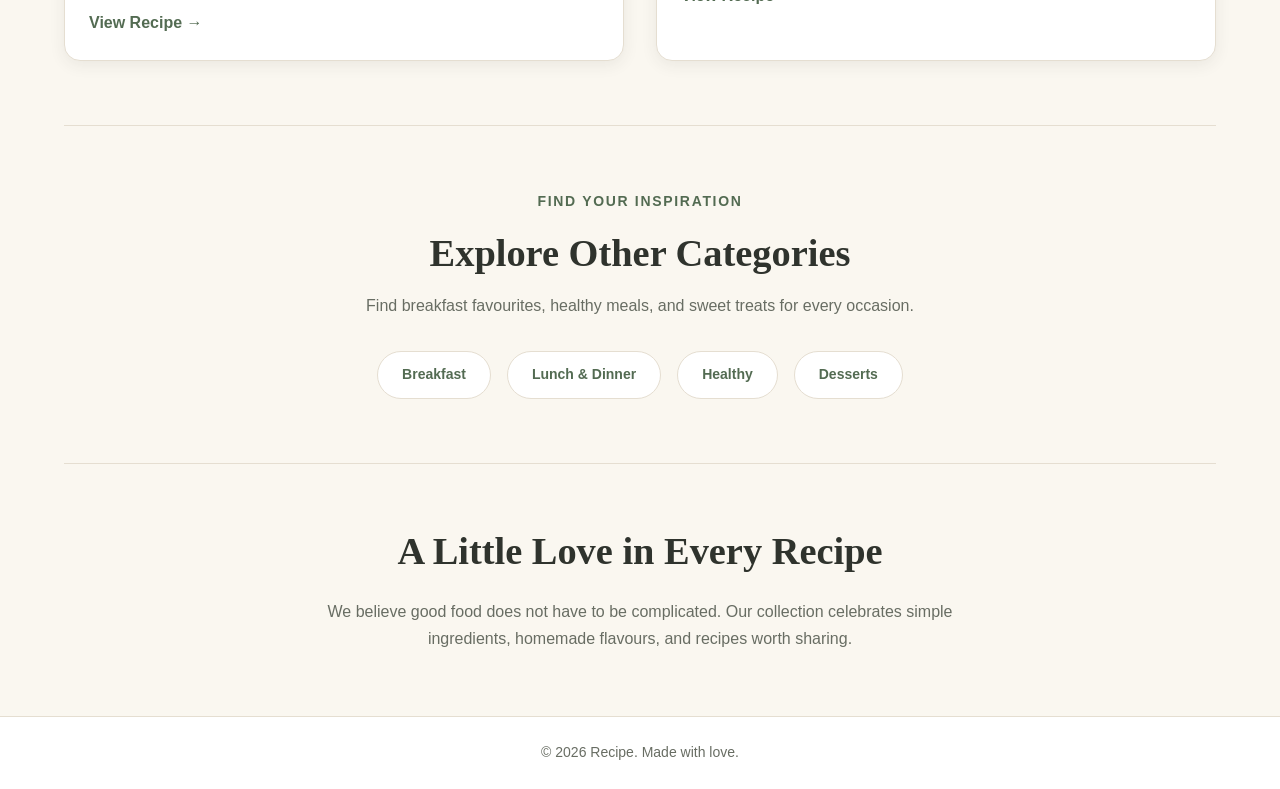
<file: categories/lunch-dinner.html>
<!DOCTYPE html>
<html lang="en">
<head>
    <!-- Document metadata -->
    <meta charset="UTF-8">
    <meta name="viewport" content="width=device-width, initial-scale=1.0">
    <meta
        name="description"
        content="Discover comforting lunch and dinner recipes, including homemade pasta and creamy risotto."
    >

    <title>Lunch &amp; Dinner Recipes | Recipe</title>

    <!-- Main stylesheet -->
    <link rel="stylesheet" href="../style.css">
</head>
<body>
    <!-- Site Header -->
    <header class="site-header">
        <div class="container">
            <a class="site-logo" href="../index.html">Recipe<span>.</span></a>

            <!-- Main Navigation -->
            <nav class="main-nav" aria-label="Main navigation">
                <ul>
                    <li><a href="../index.html">Home</a></li>
                    <li><a href="../index.html#recipes">Recipes</a></li>
                    <li><a href="#categories" aria-current="page">Categories</a></li>
                    <li><a href="#about">About</a></li>
                </ul>
            </nav>
        </div>
    </header>

    <!-- Main Content -->
    <main>
        <!-- Hero Section -->
        <section class="hero">
            <div class="container hero-content">
                <div class="hero-text">
                    <p class="eyebrow">MADE WITH LOVE</p>
                    <h1>Lunch &amp; Dinner</h1>
                    <p>
                        Bring something delicious to your table
                        with comforting meals made from simple ingredients.
                    </p>
                    <a class="button" href="#recipes">Explore Recipes</a>
                </div>

                <div class="hero-image">
                    <img
                        src="../images/hero-food.webp"
                        alt="Golden pancakes topped with fresh berries and syrup"
                        width="826"
                        height="558"
                        fetchpriority="high"
                    >
                </div>
            </div>
        </section>

        <!-- Lunch and Dinner Recipe Collection -->
        <section class="recipe-section container" id="recipes">
            <div class="section-heading">
                <p class="eyebrow">COMFORT FOOD FAVOURITES</p>
                <h2>Lunch &amp; Dinner Ideas</h2>
                <p>Enjoy satisfying homemade meals for any day of the week.</p>
            </div>

            <!-- Recipe Cards -->
            <div class="recipe-grid">
                <article class="recipe-card">
                    <a class="recipe-image-link" href="../recipes/pasta.html">
                        <img
                            src="../images/pasta.webp"
                            alt="A delicious pasta dish ready to serve"
                            width="484"
                            height="485"
                            loading="lazy"
                        >
                    </a>

                    <div class="recipe-card-content">
                        <p class="recipe-category">Lunch &amp; Dinner</p>
                        <h3>
                            <a href="../recipes/pasta.html">Homemade Pasta</a>
                        </h3>
                        <p>
                            A comforting pasta dish made with simple
                            ingredients and delicious flavours.
                        </p>
                        <div class="recipe-meta">
                            <span>30 min</span>
                            <span>Easy</span>
                        </div>
                        <a class="text-link" href="../recipes/pasta.html">
                            View Recipe &rarr;
                        </a>
                    </div>
                </article>

                <article class="recipe-card">
                    <a class="recipe-image-link" href="../recipes/risotto.html">
                        <img
                            src="../images/risotto.webp"
                            alt="Creamy risotto served in a bowl"
                            width="669"
                            height="671"
                            loading="lazy"
                        >
                    </a>

                    <div class="recipe-card-content">
                        <p class="recipe-category">Lunch &amp; Dinner</p>
                        <h3>
                            <a href="../recipes/risotto.html">Creamy Risotto</a>
                        </h3>
                        <p>
                            A rich and creamy risotto that makes
                            a satisfying homemade meal.
                        </p>
                        <div class="recipe-meta">
                            <span>35 min</span>
                            <span>Medium</span>
                        </div>
                        <a class="text-link" href="../recipes/risotto.html">
                            View Recipe &rarr;
                        </a>
                    </div>
                </article>
            </div>
        </section>

        <!-- Categories Section -->
        <section class="categories-section container" id="categories">
            <p class="eyebrow">FIND YOUR INSPIRATION</p>
            <h2>Explore Other Categories</h2>
            <p>
                Find breakfast favourites, healthy meals,
                and sweet treats for every occasion.
            </p>

            <ul class="category-list">
                <li><a href="breakfast.html">Breakfast</a></li>
                <li>
                    <a href="lunch-dinner.html" aria-current="page">
                        Lunch &amp; Dinner
                    </a>
                </li>
                <li><a href="healthy.html">Healthy</a></li>
                <li><a href="desserts.html">Desserts</a></li>
            </ul>
        </section>

        <!-- About Section -->
        <section class="about-section container" id="about">
            <h2>A Little Love in Every Recipe</h2>
            <p>
                We believe good food does not have to be complicated.
                Our collection celebrates simple ingredients,
                homemade flavours, and recipes worth sharing.
            </p>
        </section>
    </main>

    <!-- Site Footer -->
    <footer class="site-footer">
        <div class="container">
            <p>&copy; 2026 Recipe. Made with love.</p>
        </div>
    </footer>
</body>
</html>
</file>
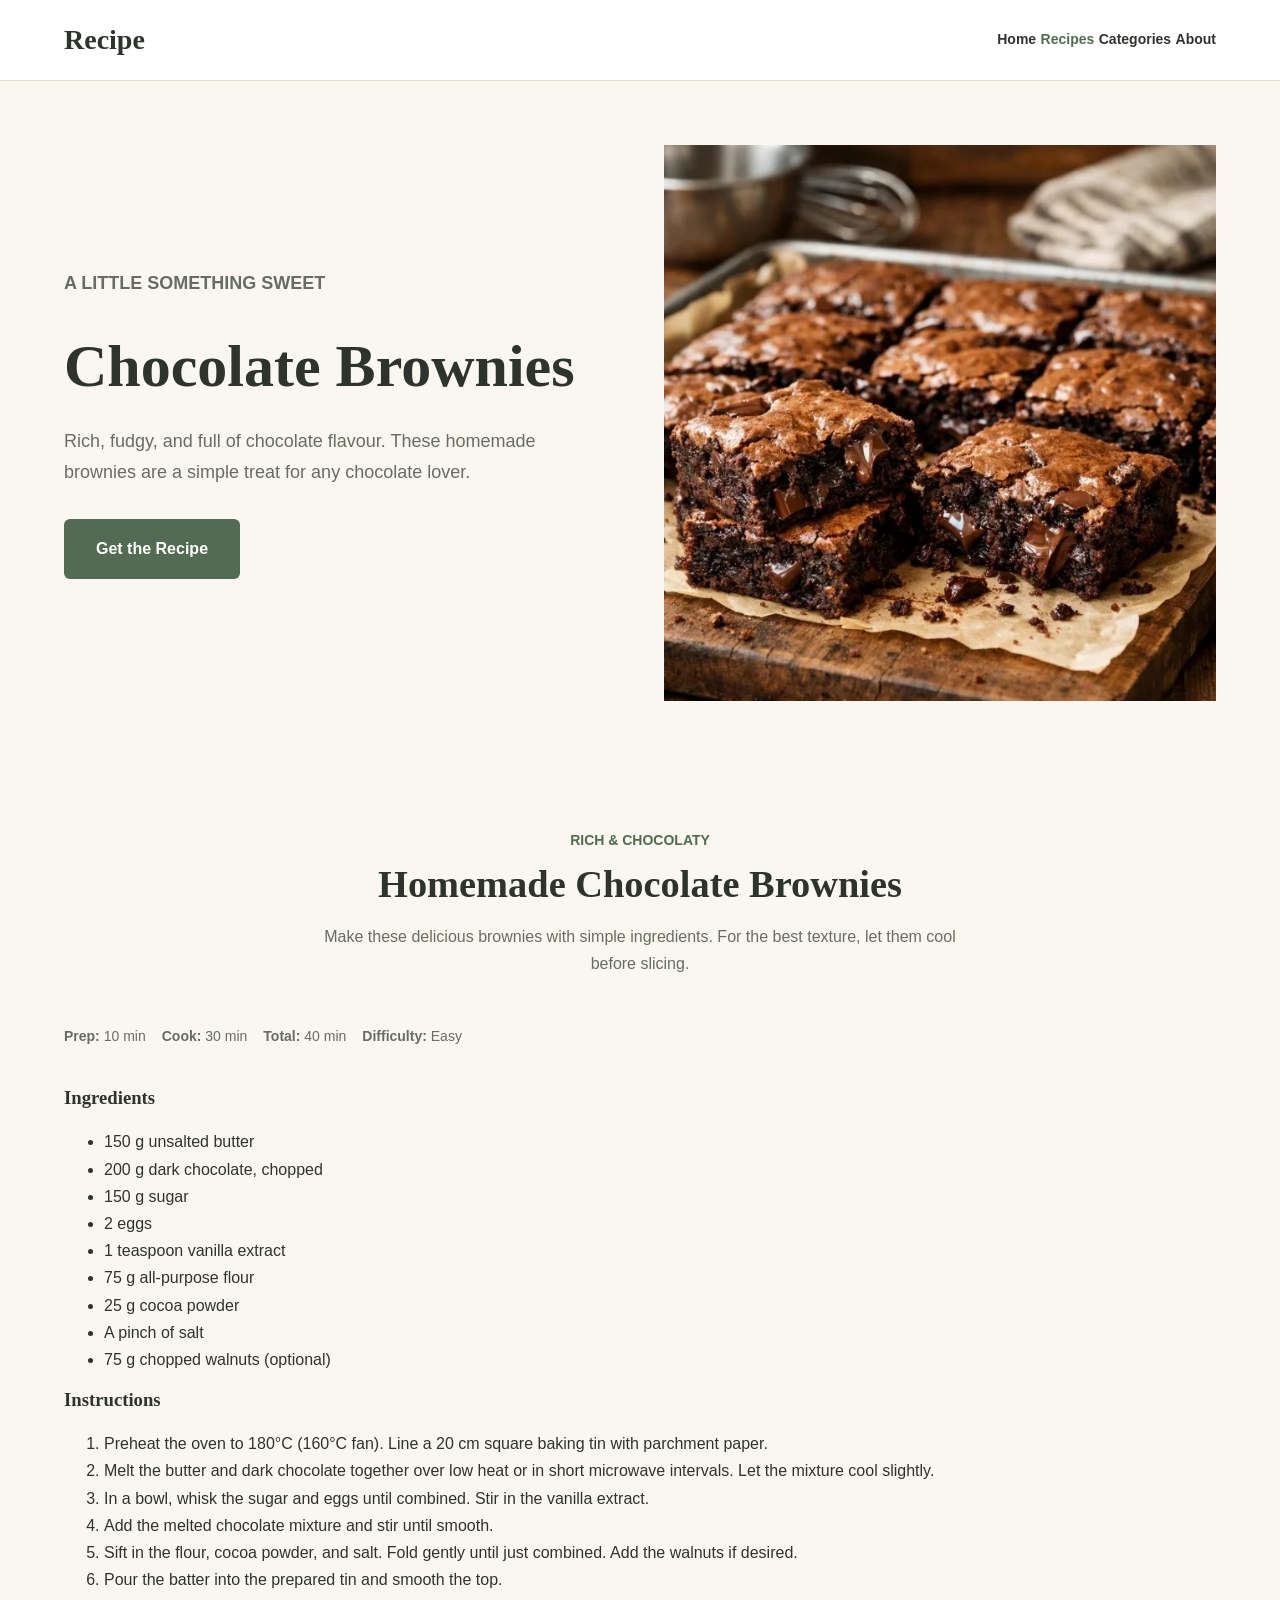
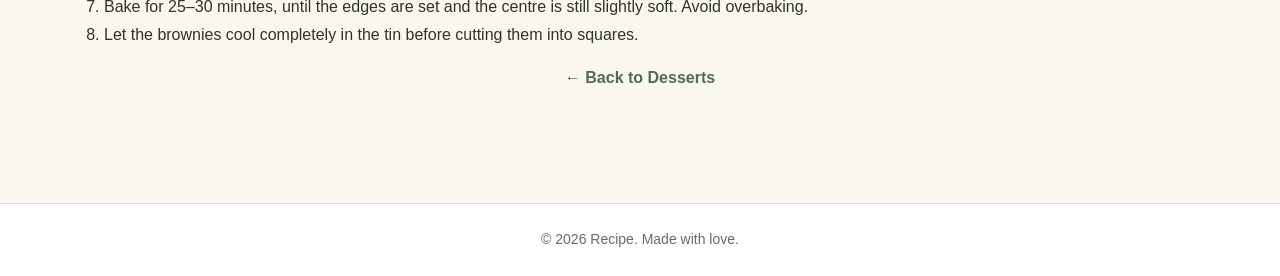
<file: recipes/brownies.html>
<!DOCTYPE html>
<html lang="en">
<head>
    <!-- Document metadata -->
    <meta charset="UTF-8">
    <meta name="viewport" content="width=device-width, initial-scale=1.0">
    <meta
        name="description"
        content="Bake rich, homemade chocolate brownies with this simple and delicious recipe."
    >
    <title>Chocolate Brownies | Recipe</title>

    <!-- Shared stylesheet -->
    <link rel="stylesheet" href="../style.css">
</head>

<body>
    <!-- Site Header -->
    <header class="site-header">
        <div class="container">
            <a class="site-logo" href="../index.html">Recipe</a>

            <nav class="main-nav" aria-label="Main navigation">
                <a href="../index.html">Home</a>
                <a href="../index.html#recipes" aria-current="page">Recipes</a>
                <a href="../index.html#categories">Categories</a>
                <a href="../index.html#about">About</a>
            </nav>
        </div>
    </header>

    <!-- Recipe Hero -->
    <main>
        <section class="hero">
            <div class="container">
                <div class="hero-content">
                    <div class="hero-text">
                        <p class="recipe-category">A LITTLE SOMETHING SWEET</p>

                        <h1>Chocolate Brownies</h1>

                        <p>
                            Rich, fudgy, and full of chocolate flavour.
                            These homemade brownies are a simple treat
                            for any chocolate lover.
                        </p>

                        <a class="button" href="#recipe-details">
                            Get the Recipe
                        </a>
                    </div>

                    <img
                        class="hero-image"
                        src="../images/brownies.webp"
                        alt="Rich chocolate brownies ready to serve"
                        width="660"
                        height="665"
                        fetchpriority="high"
                    >
                </div>
            </div>
        </section>

        <!-- Recipe Details -->
        <section class="recipe-section" id="recipe-details">
            <div class="container">
                <div class="section-heading">
                    <p class="recipe-category">RICH &amp; CHOCOLATY</p>
                    <h2>Homemade Chocolate Brownies</h2>

                    <p>
                        Make these delicious brownies with simple ingredients.
                        For the best texture, let them cool before slicing.
                    </p>
                </div>

                <!-- Recipe Information -->
                <div class="recipe-meta">
                    <p><strong>Prep:</strong> 10 min</p>
                    <p><strong>Cook:</strong> 30 min</p>
                    <p><strong>Total:</strong> 40 min</p>
                    <p><strong>Difficulty:</strong> Easy</p>
                </div>

                <!-- Ingredients -->
                <div class="recipe-content">
                    <section>
                        <h3>Ingredients</h3>

                        <ul>
                            <li>150 g unsalted butter</li>
                            <li>200 g dark chocolate, chopped</li>
                            <li>150 g sugar</li>
                            <li>2 eggs</li>
                            <li>1 teaspoon vanilla extract</li>
                            <li>75 g all-purpose flour</li>
                            <li>25 g cocoa powder</li>
                            <li>A pinch of salt</li>
                            <li>75 g chopped walnuts (optional)</li>
                        </ul>
                    </section>

                    <!-- Cooking Instructions -->
                    <section>
                        <h3>Instructions</h3>

                        <ol>
                            <li>
                                Preheat the oven to 180°C (160°C fan).
                                Line a 20 cm square baking tin with parchment paper.
                            </li>
                            <li>
                                Melt the butter and dark chocolate together
                                over low heat or in short microwave intervals.
                                Let the mixture cool slightly.
                            </li>
                            <li>
                                In a bowl, whisk the sugar and eggs until
                                combined. Stir in the vanilla extract.
                            </li>
                            <li>
                                Add the melted chocolate mixture and stir
                                until smooth.
                            </li>
                            <li>
                                Sift in the flour, cocoa powder, and salt.
                                Fold gently until just combined. Add the
                                walnuts if desired.
                            </li>
                            <li>
                                Pour the batter into the prepared tin and
                                smooth the top.
                            </li>
                            <li>
                                Bake for 25–30 minutes, until the edges are
                                set and the centre is still slightly soft.
                                Avoid overbaking.
                            </li>
                            <li>
                                Let the brownies cool completely in the tin
                                before cutting them into squares.
                            </li>
                        </ol>
                    </section>
                </div>

                <!-- Back to Category -->
                <div class="section-heading">
                    <a class="text-link" href="../categories/desserts.html">
                        ← Back to Desserts
                    </a>
                </div>
            </div>
        </section>
    </main>

    <!-- Site Footer -->
    <footer class="site-footer">
        <div class="container">
            <p>&copy; 2026 Recipe. Made with love.</p>
        </div>
    </footer>
</body>
</html>
</file>
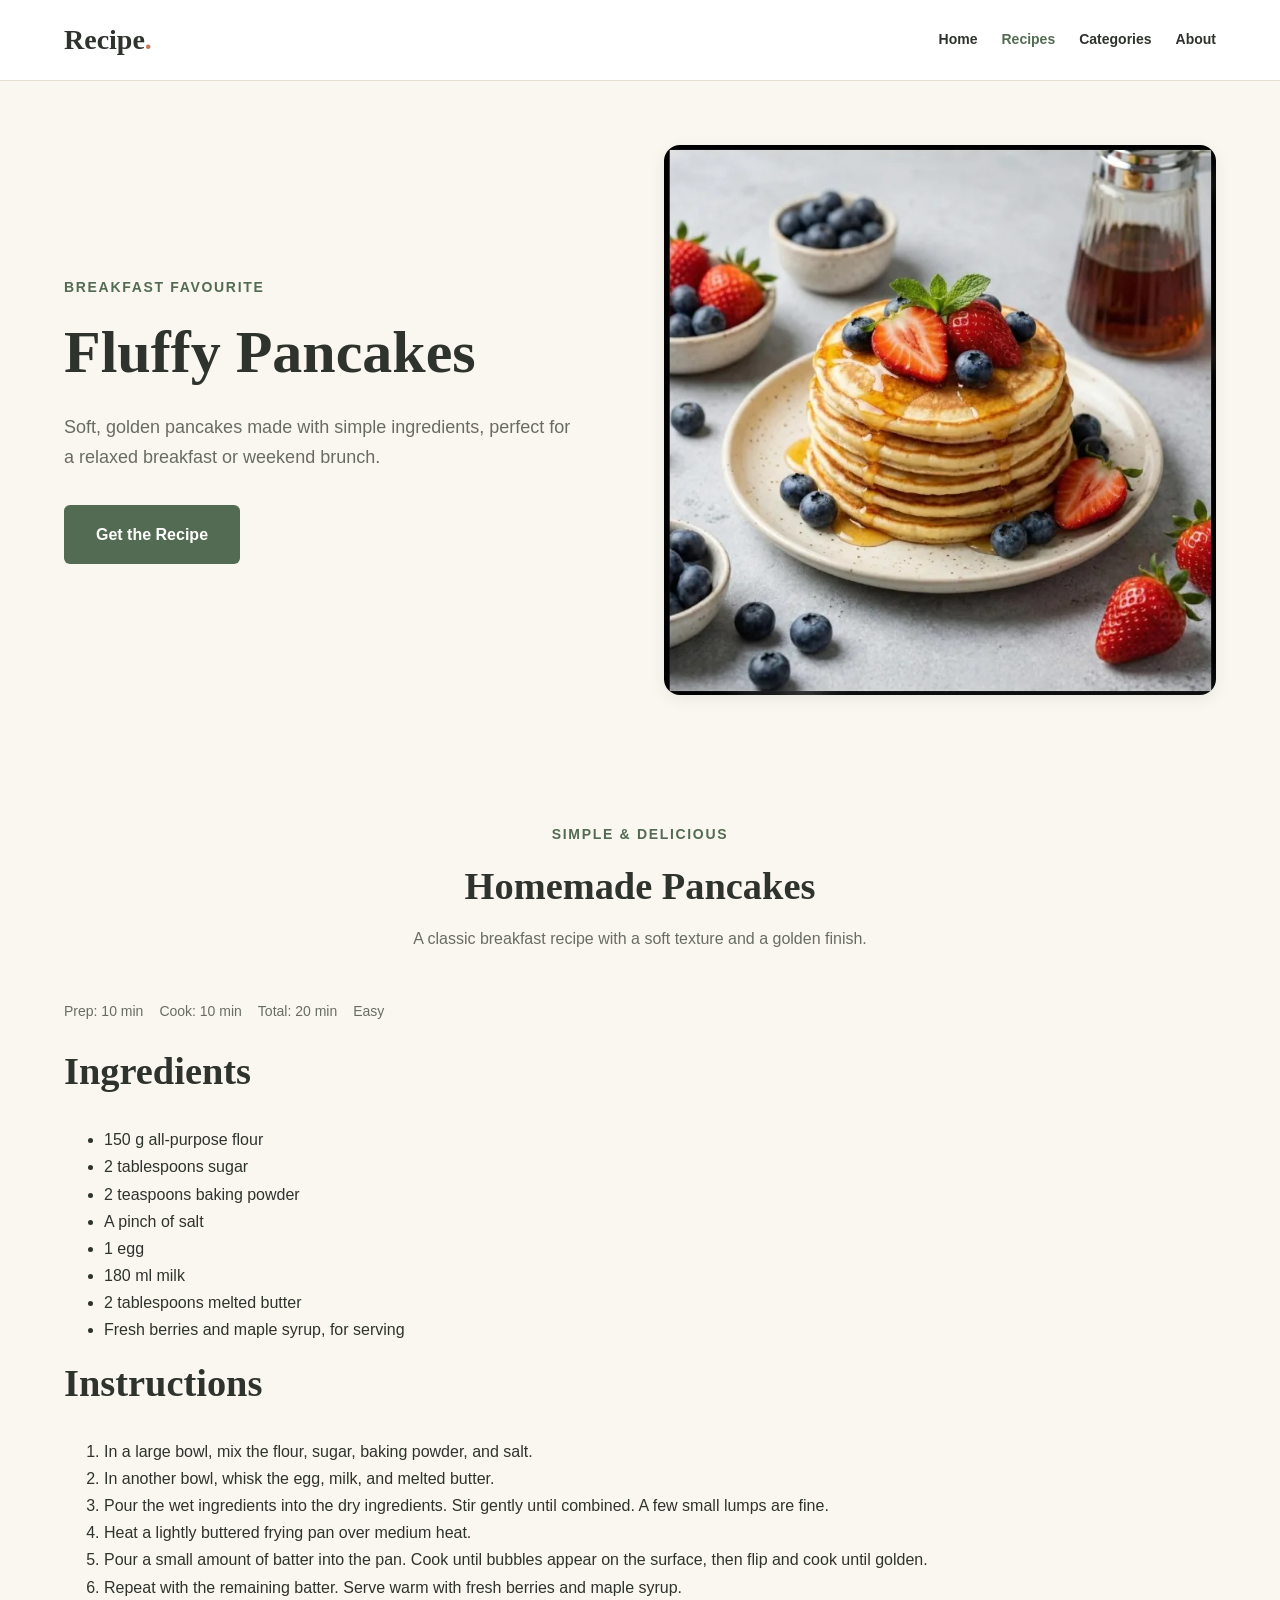
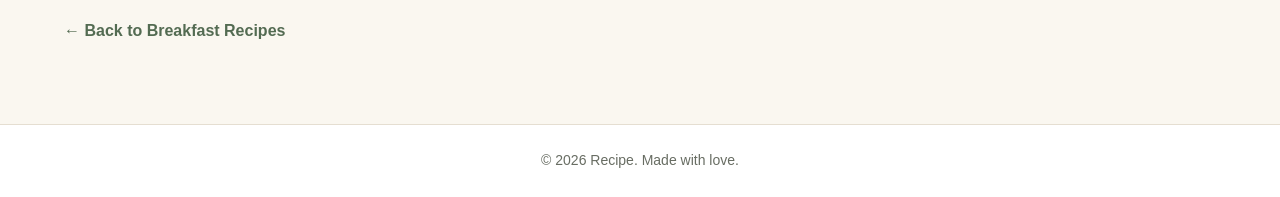
<file: recipes/pancakes.html>
<!DOCTYPE html>
<html lang="en">
<head>
    <!-- Document metadata -->
    <meta charset="UTF-8">
    <meta name="viewport" content="width=device-width, initial-scale=1.0">
    <meta
        name="description"
        content="Make fluffy homemade pancakes with simple ingredients. An easy breakfast recipe served with fresh berries and maple syrup."
    >

    <title>Fluffy Pancakes | Recipe</title>

    <!-- Main stylesheet -->
    <link rel="stylesheet" href="../style.css">
</head>
<body>
    <!-- Site Header -->
    <header class="site-header">
        <div class="container">
            <a class="site-logo" href="../index.html">Recipe<span>.</span></a>

            <!-- Main Navigation -->
            <nav class="main-nav" aria-label="Main navigation">
                <ul>
                    <li><a href="../index.html">Home</a></li>
                    <li><a href="../index.html#recipes" aria-current="page">Recipes</a></li>
                    <li><a href="../index.html#categories">Categories</a></li>
                    <li><a href="../index.html#about">About</a></li>
                </ul>
            </nav>
        </div>
    </header>

    <!-- Main Content -->
    <main>
        <!-- Recipe Hero -->
        <section class="hero">
            <div class="container hero-content">
                <div class="hero-text">
                    <p class="eyebrow">BREAKFAST FAVOURITE</p>
                    <h1>Fluffy Pancakes</h1>
                    <p>
                        Soft, golden pancakes made with simple ingredients,
                        perfect for a relaxed breakfast or weekend brunch.
                    </p>
                    <a class="button" href="#recipe-details">Get the Recipe</a>
                </div>

                <div class="hero-image">
                    <img
                        src="../images/pancakes.webp"
                        alt="Fluffy pancakes served with fresh berries"
                        width="678"
                        height="676"
                        fetchpriority="high"
                    >
                </div>
            </div>
        </section>

        <!-- Recipe Details -->
        <section class="recipe-section container" id="recipe-details">
            <div class="section-heading">
                <p class="eyebrow">SIMPLE &amp; DELICIOUS</p>
                <h2>Homemade Pancakes</h2>
                <p>
                    A classic breakfast recipe with a soft texture
                    and a golden finish.
                </p>
            </div>

            <!-- Preparation Information -->
            <div class="recipe-meta">
                <span>Prep: 10 min</span>
                <span>Cook: 10 min</span>
                <span>Total: 20 min</span>
                <span>Easy</span>
            </div>

            <!-- Ingredients -->
            <section>
                <h2>Ingredients</h2>
                <ul>
                    <li>150 g all-purpose flour</li>
                    <li>2 tablespoons sugar</li>
                    <li>2 teaspoons baking powder</li>
                    <li>A pinch of salt</li>
                    <li>1 egg</li>
                    <li>180 ml milk</li>
                    <li>2 tablespoons melted butter</li>
                    <li>Fresh berries and maple syrup, for serving</li>
                </ul>
            </section>

            <!-- Cooking Instructions -->
            <section>
                <h2>Instructions</h2>
                <ol>
                    <li>
                        In a large bowl, mix the flour, sugar,
                        baking powder, and salt.
                    </li>
                    <li>
                        In another bowl, whisk the egg, milk,
                        and melted butter.
                    </li>
                    <li>
                        Pour the wet ingredients into the dry ingredients.
                        Stir gently until combined. A few small lumps are fine.
                    </li>
                    <li>
                        Heat a lightly buttered frying pan over medium heat.
                    </li>
                    <li>
                        Pour a small amount of batter into the pan.
                        Cook until bubbles appear on the surface,
                        then flip and cook until golden.
                    </li>
                    <li>
                        Repeat with the remaining batter.
                        Serve warm with fresh berries and maple syrup.
                    </li>
                </ol>
            </section>

            <!-- Back Navigation -->
            <p>
                <a class="text-link" href="../categories/breakfast.html">
                    &larr; Back to Breakfast Recipes
                </a>
            </p>
        </section>
    </main>

    <!-- Site Footer -->
    <footer class="site-footer">
        <div class="container">
            <p>&copy; 2026 Recipe. Made with love.</p>
        </div>
    </footer>
</body>
</html>
</file>
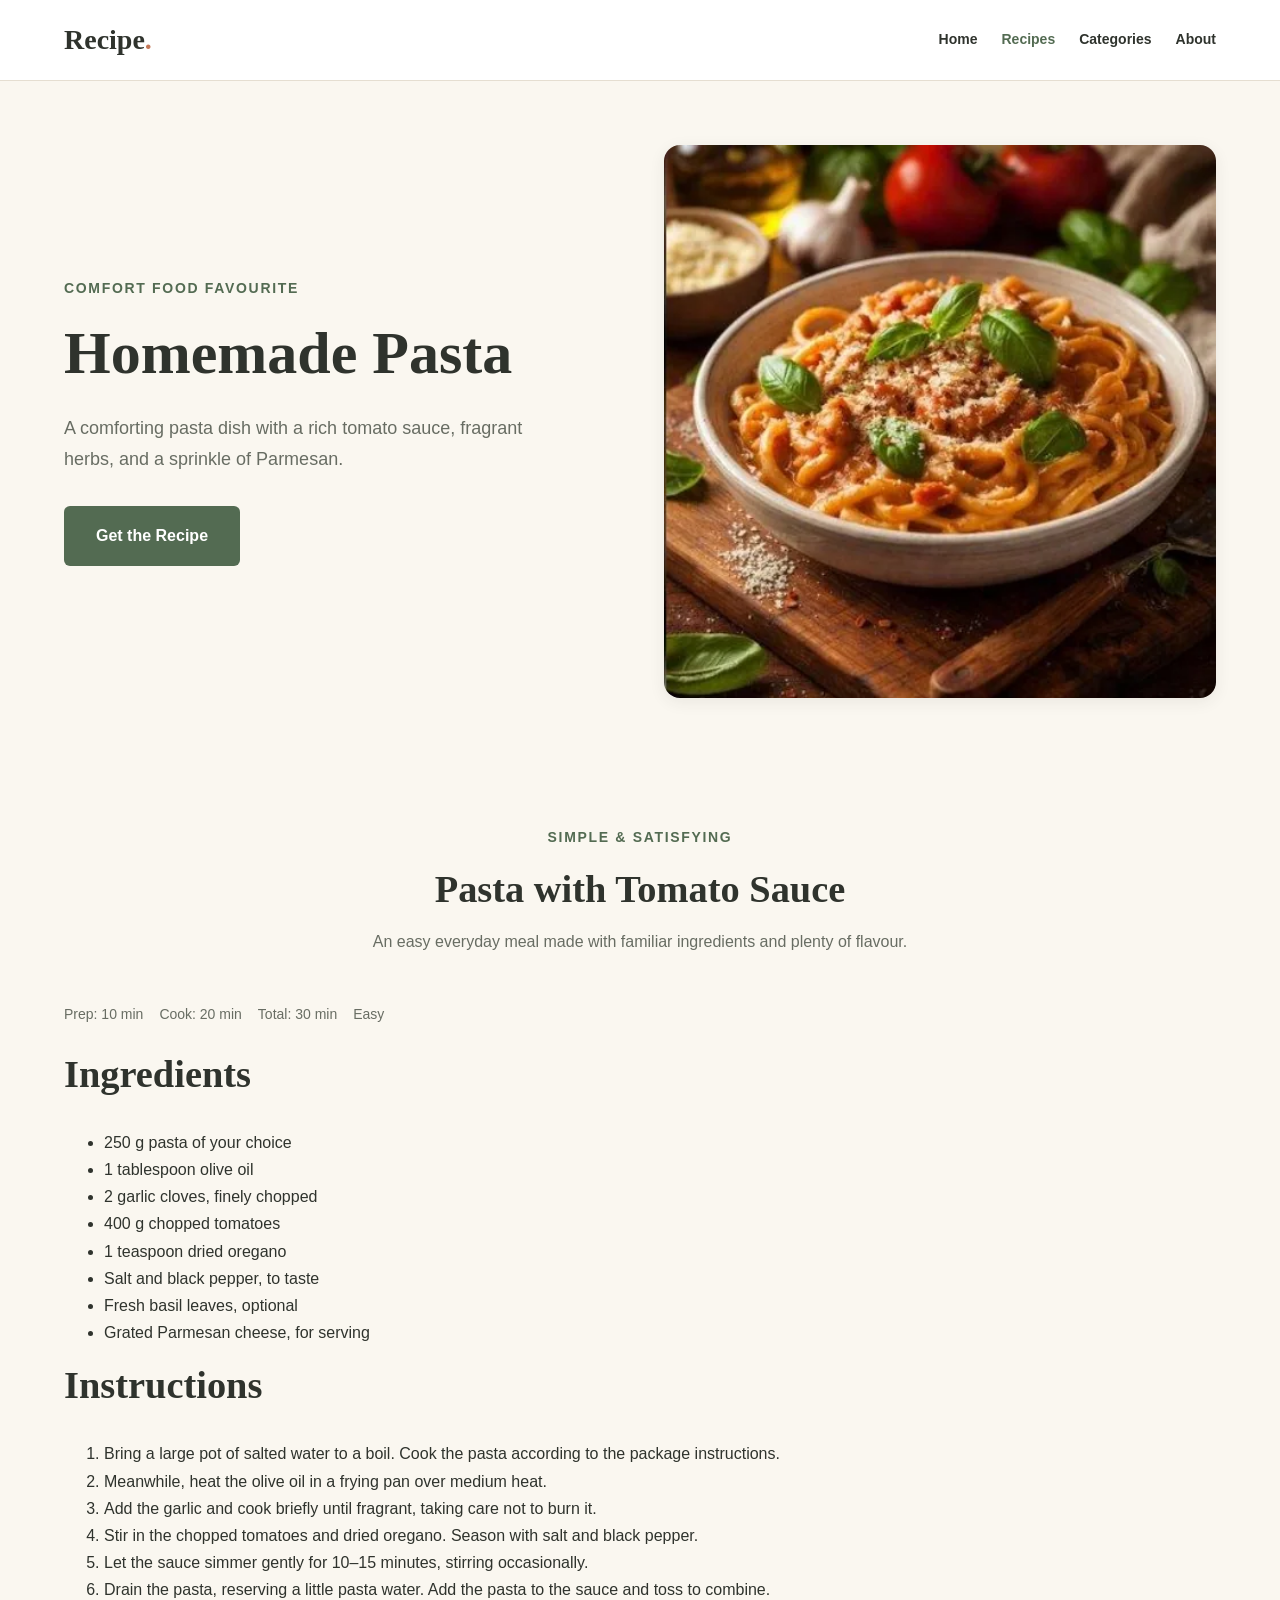
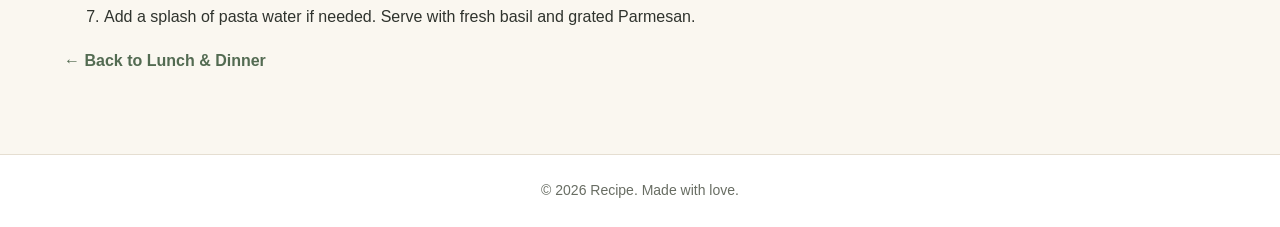
<file: recipes/pasta.html>
<!DOCTYPE html>
<html lang="en">
<head>
    <!-- Document metadata -->
    <meta charset="UTF-8">
    <meta name="viewport" content="width=device-width, initial-scale=1.0">
    <meta
        name="description"
        content="Enjoy a comforting homemade pasta dish with a simple tomato sauce, herbs, and Parmesan cheese."
    >

    <title>Homemade Pasta | Recipe</title>

    <!-- Main stylesheet -->
    <link rel="stylesheet" href="../style.css">
</head>
<body>
    <!-- Site Header -->
    <header class="site-header">
        <div class="container">
            <a class="site-logo" href="../index.html">Recipe<span>.</span></a>

            <!-- Main Navigation -->
            <nav class="main-nav" aria-label="Main navigation">
                <ul>
                    <li><a href="../index.html">Home</a></li>
                    <li><a href="../index.html#recipes" aria-current="page">Recipes</a></li>
                    <li><a href="../index.html#categories">Categories</a></li>
                    <li><a href="../index.html#about">About</a></li>
                </ul>
            </nav>
        </div>
    </header>

    <!-- Main Content -->
    <main>
        <!-- Recipe Hero -->
        <section class="hero">
            <div class="container hero-content">
                <div class="hero-text">
                    <p class="eyebrow">COMFORT FOOD FAVOURITE</p>
                    <h1>Homemade Pasta</h1>
                    <p>
                        A comforting pasta dish with a rich tomato sauce,
                        fragrant herbs, and a sprinkle of Parmesan.
                    </p>
                    <a class="button" href="#recipe-details">Get the Recipe</a>
                </div>

                <div class="hero-image">
                    <img
                        src="../images/pasta.webp"
                        alt="A delicious pasta dish ready to serve"
                        width="484"
                        height="485"
                        fetchpriority="high"
                    >
                </div>
            </div>
        </section>

        <!-- Recipe Details -->
        <section class="recipe-section container" id="recipe-details">
            <div class="section-heading">
                <p class="eyebrow">SIMPLE &amp; SATISFYING</p>
                <h2>Pasta with Tomato Sauce</h2>
                <p>
                    An easy everyday meal made with familiar ingredients
                    and plenty of flavour.
                </p>
            </div>

            <!-- Preparation Information -->
            <div class="recipe-meta">
                <span>Prep: 10 min</span>
                <span>Cook: 20 min</span>
                <span>Total: 30 min</span>
                <span>Easy</span>
            </div>

            <!-- Ingredients -->
            <section>
                <h2>Ingredients</h2>
                <ul>
                    <li>250 g pasta of your choice</li>
                    <li>1 tablespoon olive oil</li>
                    <li>2 garlic cloves, finely chopped</li>
                    <li>400 g chopped tomatoes</li>
                    <li>1 teaspoon dried oregano</li>
                    <li>Salt and black pepper, to taste</li>
                    <li>Fresh basil leaves, optional</li>
                    <li>Grated Parmesan cheese, for serving</li>
                </ul>
            </section>

            <!-- Cooking Instructions -->
            <section>
                <h2>Instructions</h2>
                <ol>
                    <li>
                        Bring a large pot of salted water to a boil.
                        Cook the pasta according to the package instructions.
                    </li>
                    <li>
                        Meanwhile, heat the olive oil in a frying pan
                        over medium heat.
                    </li>
                    <li>
                        Add the garlic and cook briefly until fragrant,
                        taking care not to burn it.
                    </li>
                    <li>
                        Stir in the chopped tomatoes and dried oregano.
                        Season with salt and black pepper.
                    </li>
                    <li>
                        Let the sauce simmer gently for 10–15 minutes,
                        stirring occasionally.
                    </li>
                    <li>
                        Drain the pasta, reserving a little pasta water.
                        Add the pasta to the sauce and toss to combine.
                    </li>
                    <li>
                        Add a splash of pasta water if needed.
                        Serve with fresh basil and grated Parmesan.
                    </li>
                </ol>
            </section>

            <!-- Back Navigation -->
            <p>
                <a class="text-link" href="../categories/lunch-dinner.html">
                    &larr; Back to Lunch &amp; Dinner
                </a>
            </p>
        </section>
    </main>

    <!-- Site Footer -->
    <footer class="site-footer">
        <div class="container">
            <p>&copy; 2026 Recipe. Made with love.</p>
        </div>
    </footer>
</body>
</html>
</file>
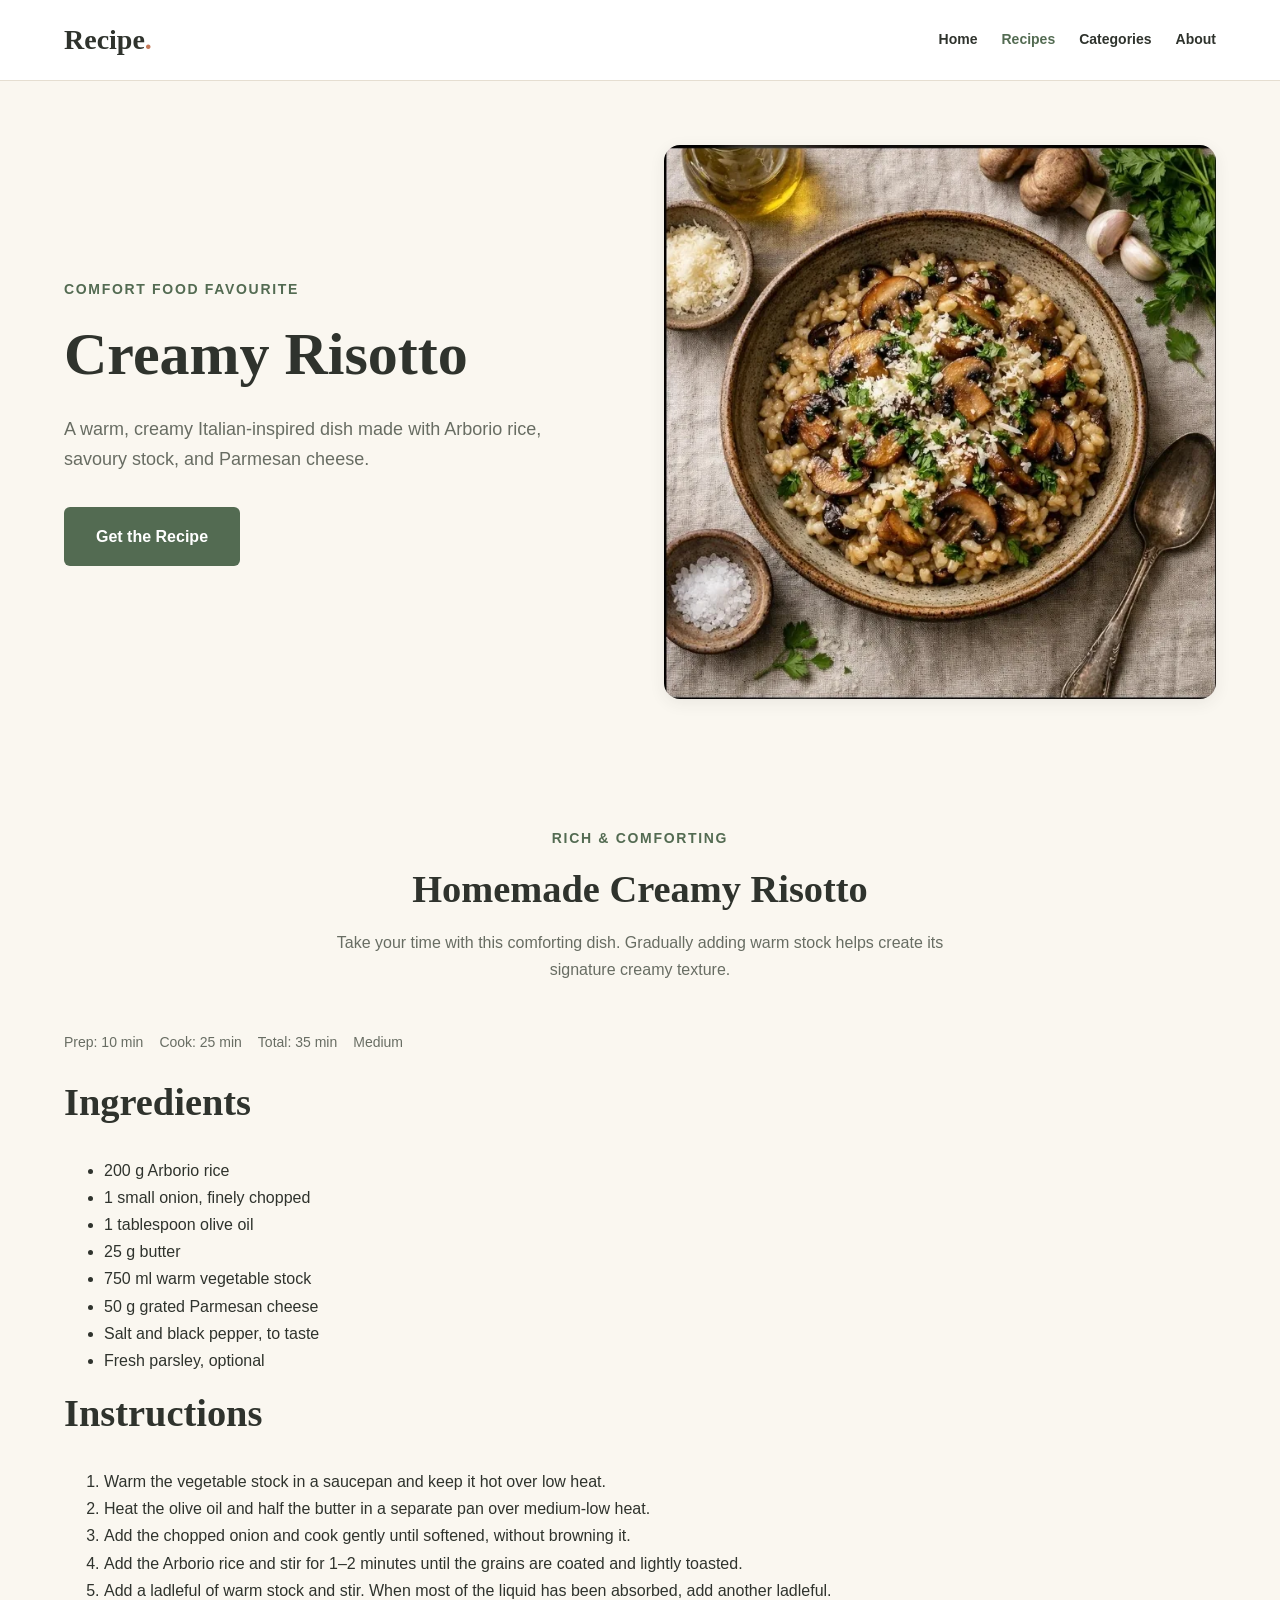
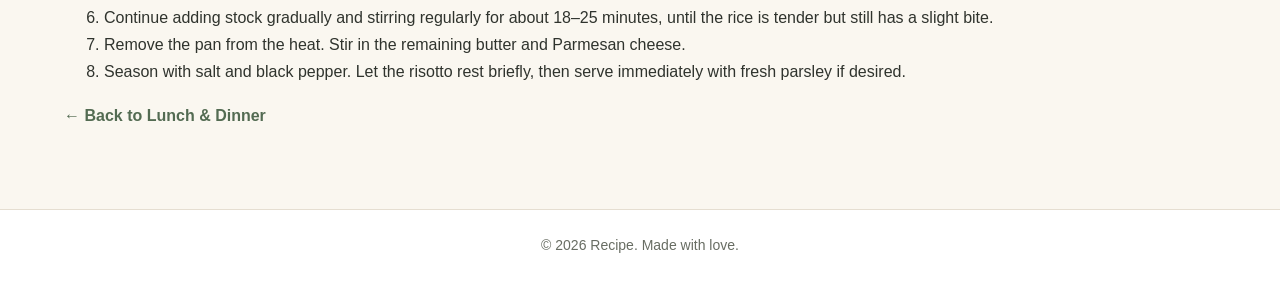
<file: recipes/risotto.html>
<!DOCTYPE html>
<html lang="en">
<head>
    <!-- Document metadata -->
    <meta charset="UTF-8">
    <meta name="viewport" content="width=device-width, initial-scale=1.0">
    <meta
        name="description"
        content="Prepare a creamy homemade risotto with Arborio rice, vegetable stock, Parmesan cheese, and simple ingredients."
    >

    <title>Creamy Risotto | Recipe</title>

    <!-- Main stylesheet -->
    <link rel="stylesheet" href="../style.css">
</head>
<body>
    <!-- Site Header -->
    <header class="site-header">
        <div class="container">
            <a class="site-logo" href="../index.html">Recipe<span>.</span></a>

            <!-- Main Navigation -->
            <nav class="main-nav" aria-label="Main navigation">
                <ul>
                    <li><a href="../index.html">Home</a></li>
                    <li><a href="../index.html#recipes" aria-current="page">Recipes</a></li>
                    <li><a href="../index.html#categories">Categories</a></li>
                    <li><a href="../index.html#about">About</a></li>
                </ul>
            </nav>
        </div>
    </header>

    <!-- Main Content -->
    <main>
        <!-- Recipe Hero -->
        <section class="hero">
            <div class="container hero-content">
                <div class="hero-text">
                    <p class="eyebrow">COMFORT FOOD FAVOURITE</p>
                    <h1>Creamy Risotto</h1>
                    <p>
                        A warm, creamy Italian-inspired dish made with
                        Arborio rice, savoury stock, and Parmesan cheese.
                    </p>
                    <a class="button" href="#recipe-details">Get the Recipe</a>
                </div>

                <div class="hero-image">
                    <img
                        src="../images/risotto.webp"
                        alt="Creamy risotto served in a bowl"
                        width="669"
                        height="671"
                        fetchpriority="high"
                    >
                </div>
            </div>
        </section>

        <!-- Recipe Details -->
        <section class="recipe-section container" id="recipe-details">
            <div class="section-heading">
                <p class="eyebrow">RICH &amp; COMFORTING</p>
                <h2>Homemade Creamy Risotto</h2>
                <p>
                    Take your time with this comforting dish.
                    Gradually adding warm stock helps create its
                    signature creamy texture.
                </p>
            </div>

            <!-- Preparation Information -->
            <div class="recipe-meta">
                <span>Prep: 10 min</span>
                <span>Cook: 25 min</span>
                <span>Total: 35 min</span>
                <span>Medium</span>
            </div>

            <!-- Ingredients -->
            <section>
                <h2>Ingredients</h2>
                <ul>
                    <li>200 g Arborio rice</li>
                    <li>1 small onion, finely chopped</li>
                    <li>1 tablespoon olive oil</li>
                    <li>25 g butter</li>
                    <li>750 ml warm vegetable stock</li>
                    <li>50 g grated Parmesan cheese</li>
                    <li>Salt and black pepper, to taste</li>
                    <li>Fresh parsley, optional</li>
                </ul>
            </section>

            <!-- Cooking Instructions -->
            <section>
                <h2>Instructions</h2>
                <ol>
                    <li>
                        Warm the vegetable stock in a saucepan
                        and keep it hot over low heat.
                    </li>
                    <li>
                        Heat the olive oil and half the butter
                        in a separate pan over medium-low heat.
                    </li>
                    <li>
                        Add the chopped onion and cook gently
                        until softened, without browning it.
                    </li>
                    <li>
                        Add the Arborio rice and stir for 1–2 minutes
                        until the grains are coated and lightly toasted.
                    </li>
                    <li>
                        Add a ladleful of warm stock and stir.
                        When most of the liquid has been absorbed,
                        add another ladleful.
                    </li>
                    <li>
                        Continue adding stock gradually and stirring
                        regularly for about 18–25 minutes, until the rice
                        is tender but still has a slight bite.
                    </li>
                    <li>
                        Remove the pan from the heat.
                        Stir in the remaining butter and Parmesan cheese.
                    </li>
                    <li>
                        Season with salt and black pepper.
                        Let the risotto rest briefly, then serve
                        immediately with fresh parsley if desired.
                    </li>
                </ol>
            </section>

            <!-- Back Navigation -->
            <p>
                <a class="text-link" href="../categories/lunch-dinner.html">
                    &larr; Back to Lunch &amp; Dinner
                </a>
            </p>
        </section>
    </main>

    <!-- Site Footer -->
    <footer class="site-footer">
        <div class="container">
            <p>&copy; 2026 Recipe. Made with love.</p>
        </div>
    </footer>
</body>
</html>
</file>
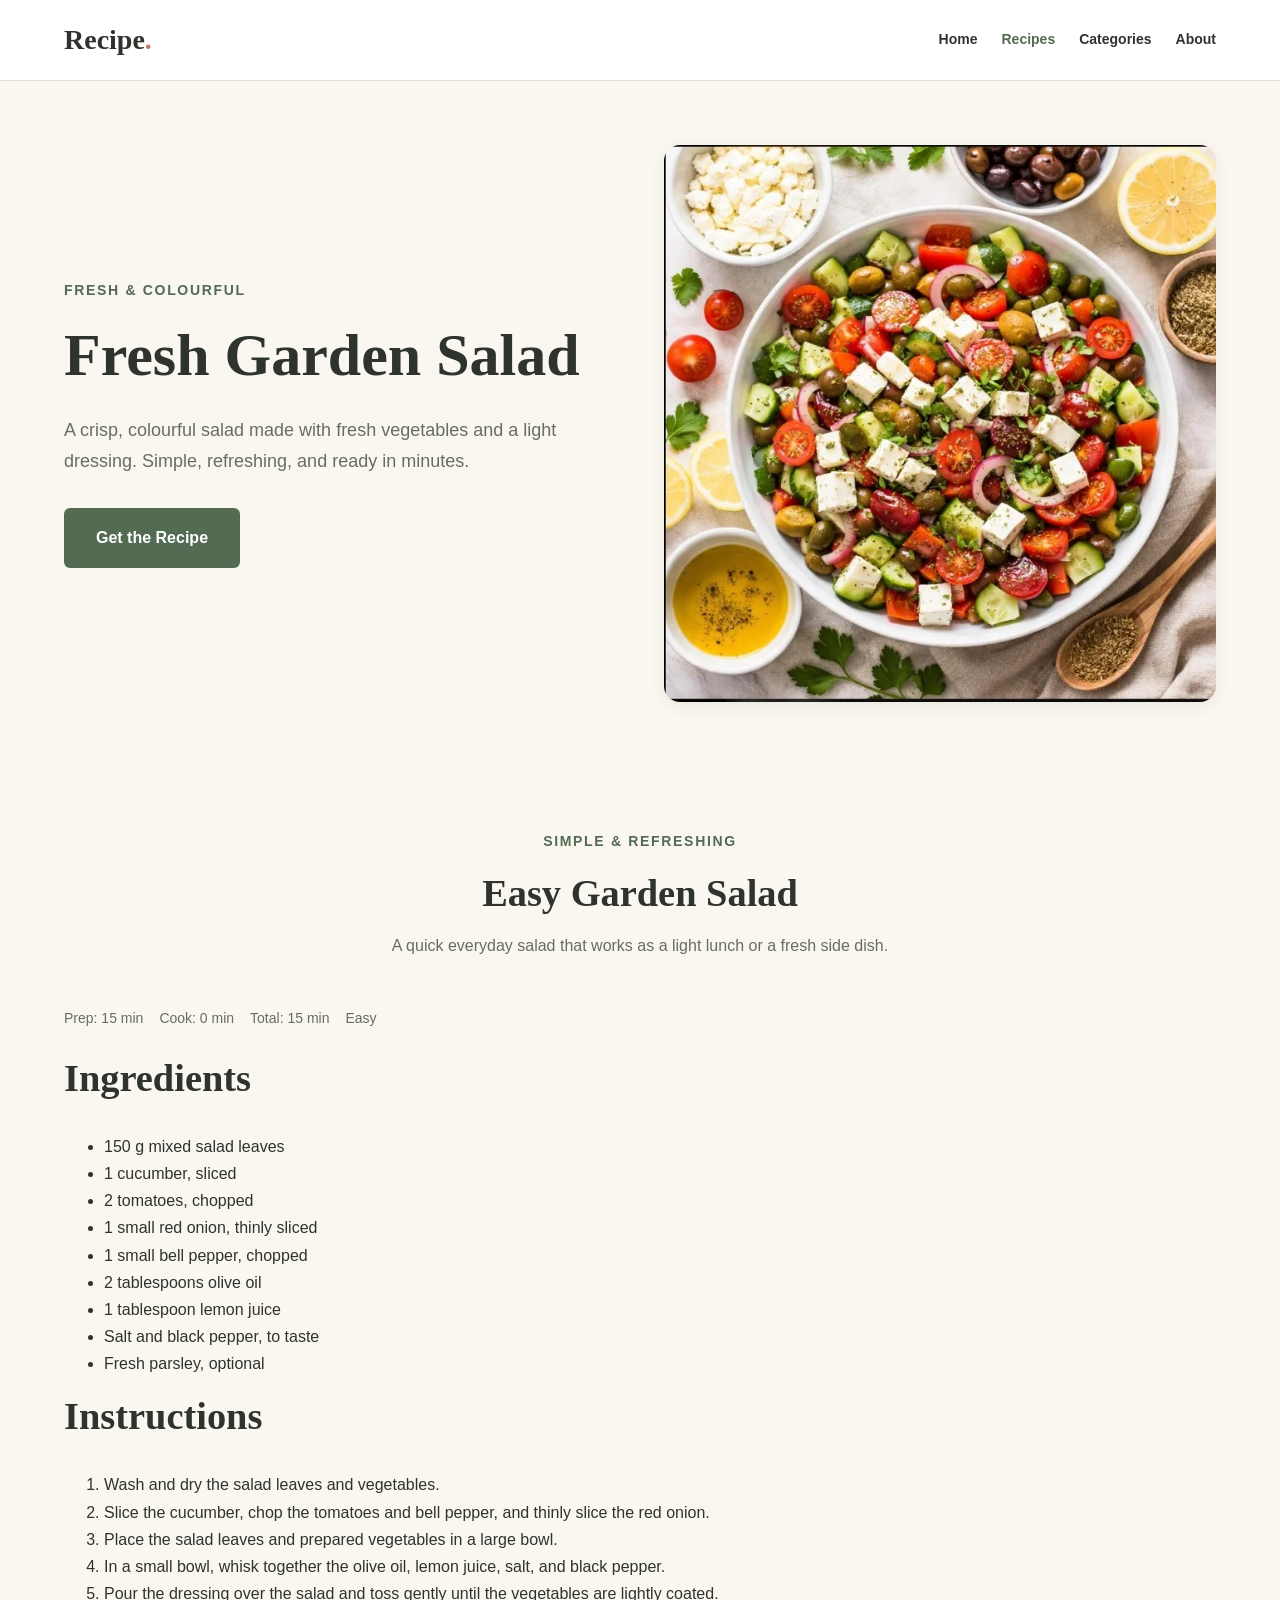
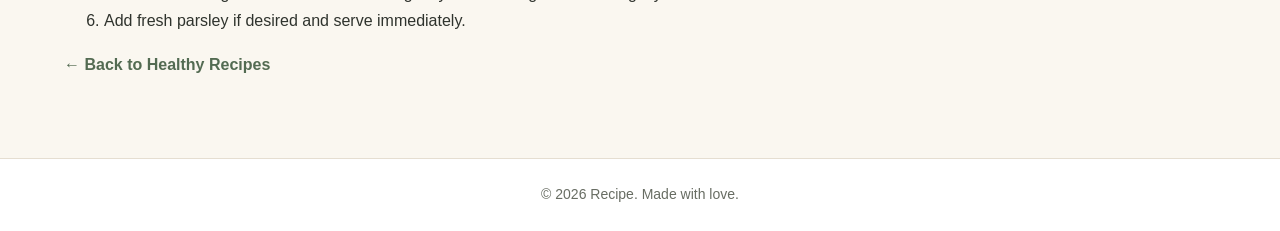
<file: recipes/salad.html>
<!DOCTYPE html>
<html lang="en">
<head>
    <!-- Document metadata -->
    <meta charset="UTF-8">
    <meta name="viewport" content="width=device-width, initial-scale=1.0">
    <meta
        name="description"
        content="Prepare a fresh garden salad with crisp vegetables, olive oil, and a simple homemade dressing."
    >

    <title>Fresh Garden Salad | Recipe</title>

    <!-- Main stylesheet -->
    <link rel="stylesheet" href="../style.css">
</head>
<body>
    <!-- Site Header -->
    <header class="site-header">
        <div class="container">
            <a class="site-logo" href="../index.html">Recipe<span>.</span></a>

            <!-- Main Navigation -->
            <nav class="main-nav" aria-label="Main navigation">
                <ul>
                    <li><a href="../index.html">Home</a></li>
                    <li><a href="../index.html#recipes" aria-current="page">Recipes</a></li>
                    <li><a href="../index.html#categories">Categories</a></li>
                    <li><a href="../index.html#about">About</a></li>
                </ul>
            </nav>
        </div>
    </header>

    <!-- Main Content -->
    <main>
        <!-- Recipe Hero -->
        <section class="hero">
            <div class="container hero-content">
                <div class="hero-text">
                    <p class="eyebrow">FRESH &amp; COLOURFUL</p>
                    <h1>Fresh Garden Salad</h1>
                    <p>
                        A crisp, colourful salad made with fresh vegetables
                        and a light dressing. Simple, refreshing, and ready
                        in minutes.
                    </p>
                    <a class="button" href="#recipe-details">Get the Recipe</a>
                </div>

                <div class="hero-image">
                    <img
                        src="../images/salad.webp"
                        alt="Fresh salad with colourful vegetables"
                        width="665"
                        height="671"
                        fetchpriority="high"
                    >
                </div>
            </div>
        </section>

        <!-- Recipe Details -->
        <section class="recipe-section container" id="recipe-details">
            <div class="section-heading">
                <p class="eyebrow">SIMPLE &amp; REFRESHING</p>
                <h2>Easy Garden Salad</h2>
                <p>
                    A quick everyday salad that works as a light lunch
                    or a fresh side dish.
                </p>
            </div>

            <!-- Preparation Information -->
            <div class="recipe-meta">
                <span>Prep: 15 min</span>
                <span>Cook: 0 min</span>
                <span>Total: 15 min</span>
                <span>Easy</span>
            </div>

            <!-- Ingredients -->
            <section>
                <h2>Ingredients</h2>
                <ul>
                    <li>150 g mixed salad leaves</li>
                    <li>1 cucumber, sliced</li>
                    <li>2 tomatoes, chopped</li>
                    <li>1 small red onion, thinly sliced</li>
                    <li>1 small bell pepper, chopped</li>
                    <li>2 tablespoons olive oil</li>
                    <li>1 tablespoon lemon juice</li>
                    <li>Salt and black pepper, to taste</li>
                    <li>Fresh parsley, optional</li>
                </ul>
            </section>

            <!-- Preparation Instructions -->
            <section>
                <h2>Instructions</h2>
                <ol>
                    <li>
                        Wash and dry the salad leaves and vegetables.
                    </li>
                    <li>
                        Slice the cucumber, chop the tomatoes and bell pepper,
                        and thinly slice the red onion.
                    </li>
                    <li>
                        Place the salad leaves and prepared vegetables
                        in a large bowl.
                    </li>
                    <li>
                        In a small bowl, whisk together the olive oil,
                        lemon juice, salt, and black pepper.
                    </li>
                    <li>
                        Pour the dressing over the salad and toss gently
                        until the vegetables are lightly coated.
                    </li>
                    <li>
                        Add fresh parsley if desired and serve immediately.
                    </li>
                </ol>
            </section>

            <!-- Back Navigation -->
            <p>
                <a class="text-link" href="../categories/healthy.html">
                    &larr; Back to Healthy Recipes
                </a>
            </p>
        </section>
    </main>

    <!-- Site Footer -->
    <footer class="site-footer">
        <div class="container">
            <p>&copy; 2026 Recipe. Made with love.</p>
        </div>
    </footer>
</body>
</html>
</file>
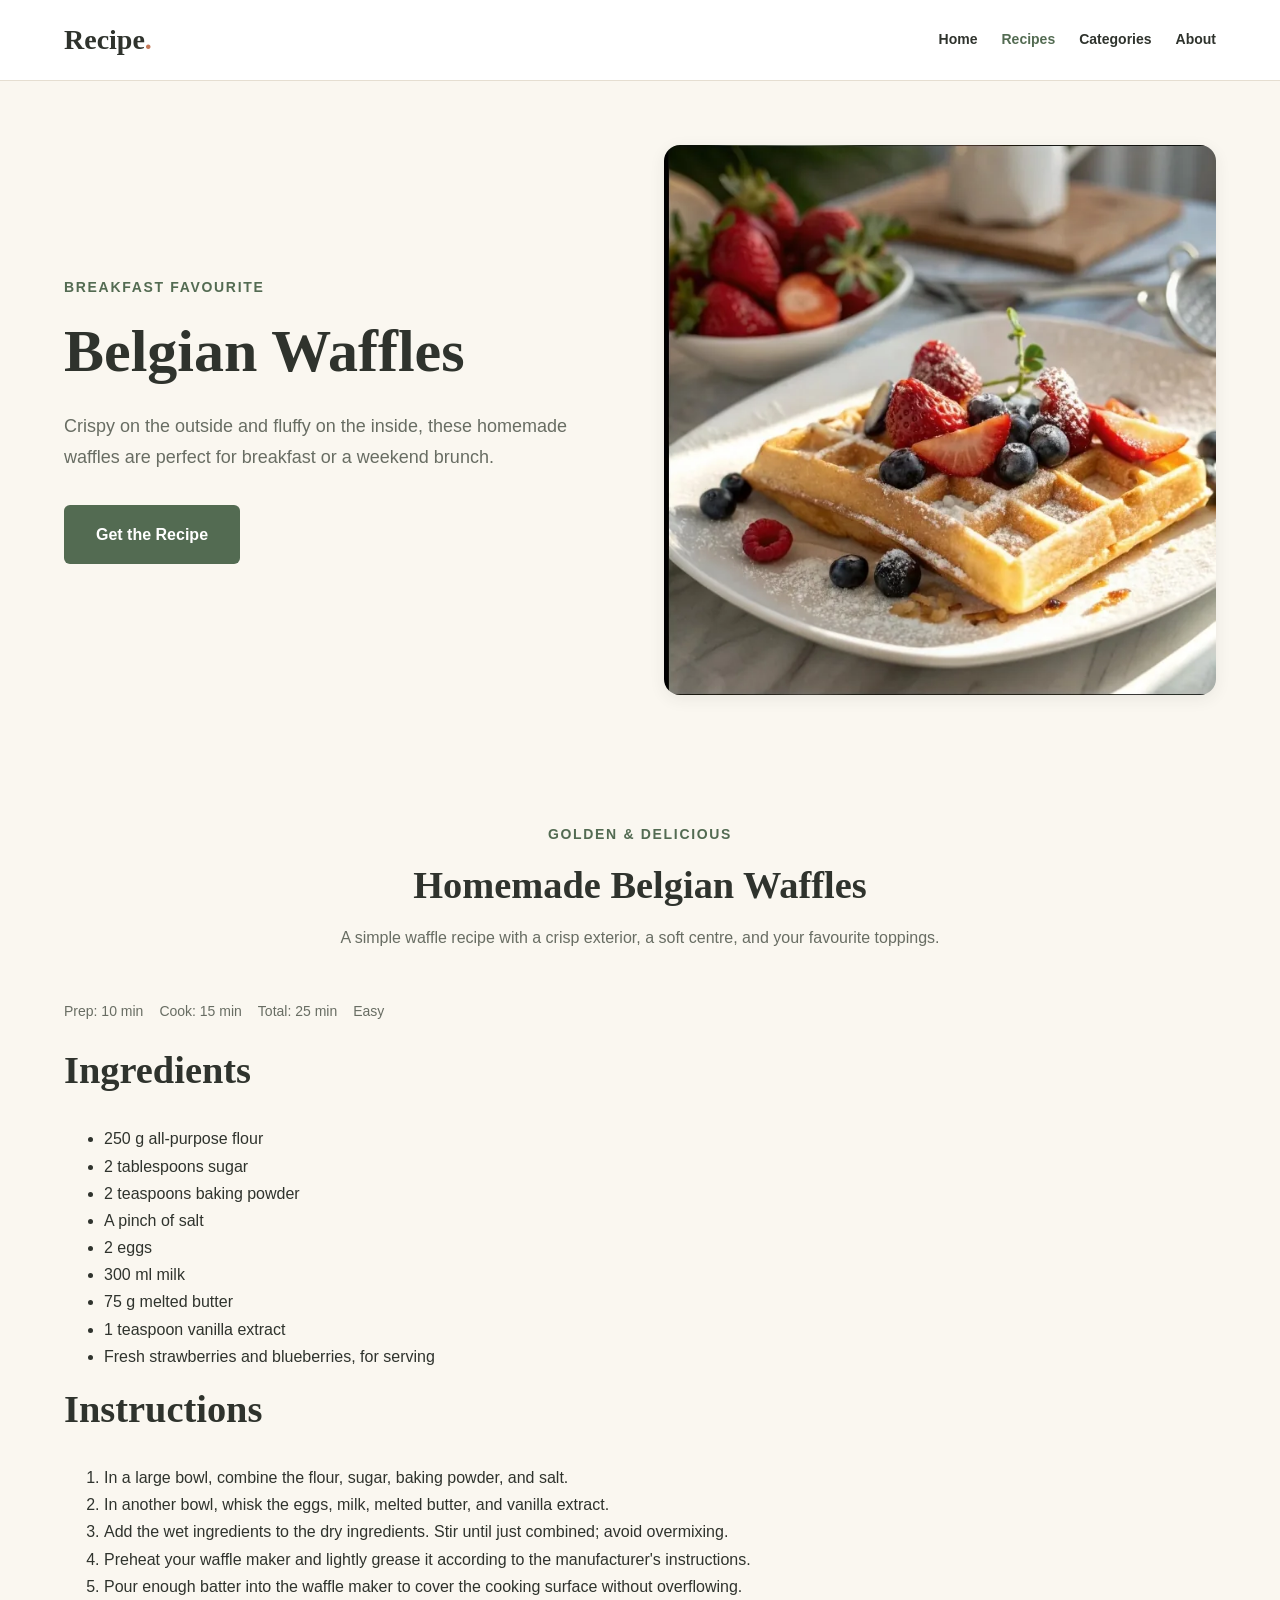
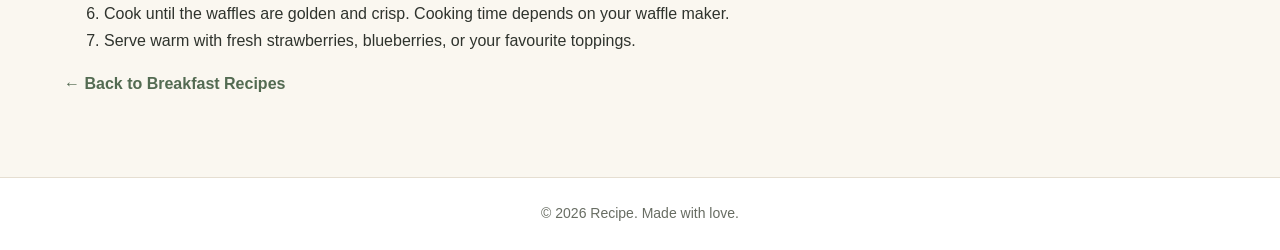
<file: recipes/waffles.html>
<!DOCTYPE html>
<html lang="en">
<head>
    <!-- Document metadata -->
    <meta charset="UTF-8">
    <meta name="viewport" content="width=device-width, initial-scale=1.0">
    <meta
        name="description"
        content="Make crispy Belgian waffles with a fluffy centre. An easy homemade breakfast served with fresh fruit."
    >

    <title>Belgian Waffles | Recipe</title>

    <!-- Main stylesheet -->
    <link rel="stylesheet" href="../style.css">
</head>
<body>
    <!-- Site Header -->
    <header class="site-header">
        <div class="container">
            <a class="site-logo" href="../index.html">Recipe<span>.</span></a>

            <!-- Main Navigation -->
            <nav class="main-nav" aria-label="Main navigation">
                <ul>
                    <li><a href="../index.html">Home</a></li>
                    <li><a href="../index.html#recipes" aria-current="page">Recipes</a></li>
                    <li><a href="../index.html#categories">Categories</a></li>
                    <li><a href="../index.html#about">About</a></li>
                </ul>
            </nav>
        </div>
    </header>

    <!-- Main Content -->
    <main>
        <!-- Recipe Hero -->
        <section class="hero">
            <div class="container hero-content">
                <div class="hero-text">
                    <p class="eyebrow">BREAKFAST FAVOURITE</p>
                    <h1>Belgian Waffles</h1>
                    <p>
                        Crispy on the outside and fluffy on the inside,
                        these homemade waffles are perfect for breakfast
                        or a weekend brunch.
                    </p>
                    <a class="button" href="#recipe-details">Get the Recipe</a>
                </div>

                <div class="hero-image">
                    <img
                        src="../images/waffles.webp"
                        alt="Golden waffles topped with strawberries and blueberries"
                        width="670"
                        height="667"
                        fetchpriority="high"
                    >
                </div>
            </div>
        </section>

        <!-- Recipe Details -->
        <section class="recipe-section container" id="recipe-details">
            <div class="section-heading">
                <p class="eyebrow">GOLDEN &amp; DELICIOUS</p>
                <h2>Homemade Belgian Waffles</h2>
                <p>
                    A simple waffle recipe with a crisp exterior,
                    a soft centre, and your favourite toppings.
                </p>
            </div>

            <!-- Preparation Information -->
            <div class="recipe-meta">
                <span>Prep: 10 min</span>
                <span>Cook: 15 min</span>
                <span>Total: 25 min</span>
                <span>Easy</span>
            </div>

            <!-- Ingredients -->
            <section>
                <h2>Ingredients</h2>
                <ul>
                    <li>250 g all-purpose flour</li>
                    <li>2 tablespoons sugar</li>
                    <li>2 teaspoons baking powder</li>
                    <li>A pinch of salt</li>
                    <li>2 eggs</li>
                    <li>300 ml milk</li>
                    <li>75 g melted butter</li>
                    <li>1 teaspoon vanilla extract</li>
                    <li>Fresh strawberries and blueberries, for serving</li>
                </ul>
            </section>

            <!-- Cooking Instructions -->
            <section>
                <h2>Instructions</h2>
                <ol>
                    <li>
                        In a large bowl, combine the flour, sugar,
                        baking powder, and salt.
                    </li>
                    <li>
                        In another bowl, whisk the eggs, milk,
                        melted butter, and vanilla extract.
                    </li>
                    <li>
                        Add the wet ingredients to the dry ingredients.
                        Stir until just combined; avoid overmixing.
                    </li>
                    <li>
                        Preheat your waffle maker and lightly grease it
                        according to the manufacturer's instructions.
                    </li>
                    <li>
                        Pour enough batter into the waffle maker
                        to cover the cooking surface without overflowing.
                    </li>
                    <li>
                        Cook until the waffles are golden and crisp.
                        Cooking time depends on your waffle maker.
                    </li>
                    <li>
                        Serve warm with fresh strawberries,
                        blueberries, or your favourite toppings.
                    </li>
                </ol>
            </section>

            <!-- Back Navigation -->
            <p>
                <a class="text-link" href="../categories/breakfast.html">
                    &larr; Back to Breakfast Recipes
                </a>
            </p>
        </section>
    </main>

    <!-- Site Footer -->
    <footer class="site-footer">
        <div class="container">
            <p>&copy; 2026 Recipe. Made with love.</p>
        </div>
    </footer>
</body>
</html>
</file>
<file: style.css>
/* ==============================
1. Design Tokens
   ============================== */

:root {
    /* Colors */
    --color-background: #FAF7F0;
    --color-surface: #FFFFFF;
    --color-primary: #536B52;
    --color-primary-hover: #3D513C;
    --color-accent: #C47757;
    --color-text: #2F332D;
    --color-text-muted: #686D63;
    --color-border: #E5DED1;

    /* Typography */
    --font-heading: Georgia, "Times New Roman", serif;
    --font-body: Arial, Helvetica, sans-serif;
    --font-size-base: 1rem;
    --font-size-small: 0.875rem;
    --font-size-large: 1.125rem;
    --font-size-h1: clamp(2.25rem, 5vw, 3.75rem);
    --font-size-h2: clamp(1.75rem, 3vw, 2.5rem);
    --line-height-body: 1.7;
    --line-height-heading: 1.2;

    /* Spacing */
    --space-xs: 0.5rem;
    --space-sm: 1rem;
    --space-md: 1.5rem;
    --space-lg: 2rem;
    --space-xl: 3rem;
    --space-section: 4rem;

    /* Layout */
    --container-width: 72rem;

    /* Borders and effects */
    --border-radius-sm: 0.375rem;
    --border-radius-md: 0.75rem;
    --border-radius-lg: 1rem;
    --shadow-soft: 0 4px 16px rgb(47 51 45 / 8%);
    --transition-fast: 180ms ease-in-out;
}


/* ==============================
2. Global Reset
   ============================== */

*,
*::before,
*::after {
    box-sizing: border-box;
}

html {
    scroll-behavior: smooth;
}

body {
    margin: 0;
    background-color: var(--color-background);
    color: var(--color-text);
    font-family: var(--font-body);
    font-size: var(--font-size-base);
    line-height: var(--line-height-body);
}

img {
    display: block;
    max-width: 100%;
    height: auto;
}

h1,
h2,
h3 {
    margin-top: 0;
    font-family: var(--font-heading);
    line-height: var(--line-height-heading);
}

h1 {
    font-size: var(--font-size-h1);
}

h2 {
    font-size: var(--font-size-h2);
}

p {
    margin-top: 0;
}

a {
    color: var(--color-primary);
    text-underline-offset: 0.2em;
}

a:hover {
    color: var(--color-primary-hover);
}

a:focus-visible {
    outline: 3px solid var(--color-accent);
    outline-offset: 3px;
}


/* ==============================
3. Shared Layout
   ============================== */

.container {
    width: min(100% - 2rem, var(--container-width));
    margin-inline: auto;
}

/* ==============================
4. Accessibility Preferences
   ============================== */

@media (prefers-reduced-motion: reduce) {
    html {
        scroll-behavior: auto;
    }

    *,
    *::before,
    *::after {
        scroll-behavior: auto !important;
        transition-duration: 0.01ms !important;
        animation-duration: 0.01ms !important;
        animation-iteration-count: 1 !important;
    }
}

/* ==============================
   Pagination
   ============================== */

.pagination {
    display: flex;
    flex-wrap: wrap;
    align-items: center;
    justify-content: center;
    gap: var(--space-sm);
    margin-top: var(--space-xl);
}

.pagination a {
    display: inline-flex;
    align-items: center;
    justify-content: center;
    min-width: 48px;
    min-height: 48px;
    padding: var(--space-xs);
    border: 1px solid var(--color-border);
    border-radius: var(--border-radius-sm);
    color: var(--color-text);
    text-decoration: none;
    transition:
        background-color var(--transition-fast),
        color var(--transition-fast),
        border-color var(--transition-fast);
}

.pagination a:hover {
    border-color: var(--color-primary);
    background-color: var(--color-primary);
    color: var(--color-surface);
}

.pagination a[aria-current="page"] {
    border-color: var(--color-primary);
    background-color: var(--color-primary);
    color: var(--color-surface);
    font-weight: 700;
}

/* ==============================
6.Site Header and Navigation
   ============================== */

.site-header {
    background-color: var(--color-surface);
    border-bottom: 1px solid var(--color-border);
}

.site-header .container {
    display: flex;
    align-items: center;
    justify-content: space-between;
    gap: var(--space-lg);
    min-height: 5rem;
}

.site-logo {
    color: var(--color-text);
    font-family: var(--font-heading);
    font-size: 1.75rem;
    font-weight: 700;
    text-decoration: none;
}

.site-logo span {
    color: var(--color-accent);
}

.main-nav ul {
    display: flex;
    align-items: center;
    flex-wrap: wrap;
    gap: var(--space-md);
    margin: 0;
    padding: 0;
    list-style: none;
}

.main-nav a {
    display: inline-flex;
    align-items: center;
    min-height: 48px;
    color: var(--color-text);
    font-size: var(--font-size-small);
    font-weight: 600;
    text-decoration: none;
    transition: color var(--transition-fast);
}

.main-nav a:hover,
.main-nav a[aria-current="page"] {
    color: var(--color-primary);
}

.main-nav a:focus-visible {
    outline: 3px solid var(--color-accent);
    outline-offset: 4px;
}

/* ==============================
7.Hero Section
   ============================== */

.hero {
    padding-block: var(--space-section);
}

.hero-content {
    display: grid;
    grid-template-columns: 1fr 1fr;
    align-items: center;
    gap: var(--space-xl);
}

.hero-text {
    max-width: 34rem;
}

.eyebrow {
    margin-bottom: var(--space-sm);
    color: var(--color-primary);
    font-size: var(--font-size-small);
    font-weight: 700;
    letter-spacing: 0.12em;
    text-transform: uppercase;
}

.hero-text h1 {
    margin-bottom: var(--space-md);
}

.hero-text > p:not(.eyebrow) {
    max-width: 32rem;
    margin-bottom: var(--space-lg);
    color: var(--color-text-muted);
    font-size: var(--font-size-large);
}

.hero-image img {
    width: 100%;
    height: auto;
    border-radius: var(--border-radius-lg);
    box-shadow: var(--shadow-soft);
}

/* Shared Button Style */
.button {
    display: inline-flex;
    align-items: center;
    justify-content: center;
    min-height: 48px;
    padding: var(--space-sm) var(--space-lg);
    border-radius: var(--border-radius-sm);
    background-color: var(--color-primary);
    color: var(--color-surface);
    font-weight: 700;
    text-decoration: none;
    transition:
        background-color var(--transition-fast),
        transform var(--transition-fast);
}

.button:hover {
    background-color: var(--color-primary-hover);
    color: var(--color-surface);
}

.button:active {
    transform: translateY(1px);
}


/* ==============================
8.Recipe Section
   ============================== */

.recipe-section {
    padding-block: var(--space-section);
}

.section-heading {
    max-width: 42rem;
    margin: 0 auto var(--space-xl);
    text-align: center;
}

.section-heading .eyebrow {
    margin-bottom: var(--space-sm);
}

.section-heading h2 {
    margin-bottom: var(--space-sm);
}

.section-heading > p:last-child {
    margin-bottom: 0;
    color: var(--color-text-muted);
}

/* ==============================
   Recipe Grid
   ============================== */

.recipe-grid {
    display: grid;
    grid-template-columns: repeat(2, minmax(0, 1fr));
    gap: var(--space-lg);
}

.recipe-card {
    overflow: hidden;
    border: 1px solid var(--color-border);
    border-radius: var(--border-radius-lg);
    background-color: var(--color-surface);
    box-shadow: var(--shadow-soft);
}

.recipe-image-link {
    display: block;
    overflow: hidden;
}

.recipe-image-link img {
    width: 100%;
    aspect-ratio: 1 / 1;
    object-fit: cover;
    transition: transform var(--transition-fast);
}

.recipe-image-link:hover img {
    transform: scale(1.03);
}

.recipe-card-content {
    padding: var(--space-md);
}


/* ==============================
   Categories Section
   ============================== */

.categories-section {
    padding-block: var(--space-section);
    border-top: 1px solid var(--color-border);
    text-align: center;
}

.categories-section h2 {
    margin-bottom: var(--space-sm);
}

.categories-section > p:not(.eyebrow) {
    max-width: 42rem;
    margin-inline: auto;
    margin-bottom: var(--space-lg);
    color: var(--color-text-muted);
}


.category-list {
    display: flex;
    flex-wrap: wrap;
    justify-content: center;
    gap: var(--space-sm);
    margin: 0;
    padding: 0;
    list-style: none;
}

.category-list a {
    display: inline-flex;
    align-items: center;
    justify-content: center;
    min-height: 48px;
    padding: var(--space-xs) var(--space-md);
    border: 1px solid var(--color-border);
    border-radius: 999px;
    background-color: var(--color-surface);
    color: var(--color-primary);
    font-size: var(--font-size-small);
    font-weight: 700;
    text-decoration: none;
    transition: background-color var(--transition-fast);
}

.category-list a:hover {
    background-color: var(--color-border);
}

.category-list a:focus-visible {
    outline: 3px solid var(--color-accent);
    outline-offset: 3px;
}

/* ==============================
   Recipe Card Content
   ============================== */

.recipe-category {
    margin-bottom: var(--space-xs);
    color: var(--color-primary);
    font-size: var(--font-size-small);
    font-weight: 700;
}

.recipe-card h3 {
    margin-bottom: var(--space-sm);
    font-size: 1.5rem;
}

.recipe-card h3 a {
    color: var(--color-text);
    text-decoration: none;
}

.recipe-card h3 a:hover {
    color: var(--color-primary);
}

.recipe-card-content > p:not(.recipe-category) {
    margin-bottom: var(--space-md);
    color: var(--color-text-muted);
}

.recipe-meta {
    display: flex;
    flex-wrap: wrap;
    gap: var(--space-sm);
    margin-bottom: var(--space-md);
    color: var(--color-text-muted);
    font-size: var(--font-size-small);
}

.text-link {
    display: inline-flex;
    align-items: center;
    gap: var(--space-xs);
    font-weight: 700;
    text-decoration: none;
}

.text-link:hover {
    text-decoration: underline;
}

/* ==============================
   About Section
   ============================== */

.about-section {
    padding-block: var(--space-section);
    border-top: 1px solid var(--color-border);
    text-align: center;
}

.about-section h2 {
    margin-bottom: var(--space-md);
}

.about-section p {
    max-width: 42rem;
    margin-inline: auto;
    margin-bottom: 0;
    color: var(--color-text-muted);
}

/* ==============================
   Site Footer
   ============================== */

.site-footer {
    padding-block: var(--space-md);
    border-top: 1px solid var(--color-border);
    background-color: var(--color-surface);
    text-align: center;
}

.site-footer p {
    margin-bottom: 0;
    color: var(--color-text-muted);
    font-size: var(--font-size-small);
}

/* ==============================
   Responsive Layout
   ============================== */

/* Tablet */
@media (max-width: 48rem) {
    .hero-content {
        grid-template-columns: 1fr;
    }

    .hero-text {
        max-width: 100%;
    }
}

/* Mobile */
@media (max-width: 40rem) {
    .site-header .container {
        flex-direction: column;
        justify-content: center;
        gap: var(--space-xs);
        padding-block: var(--space-sm);
    }

    .main-nav ul {
        justify-content: center;
        gap: var(--space-sm);
    }

    .recipe-grid {
        grid-template-columns: 1fr;
    }

    .hero {
        padding-block: var(--space-xl);
    }
}
</file>
